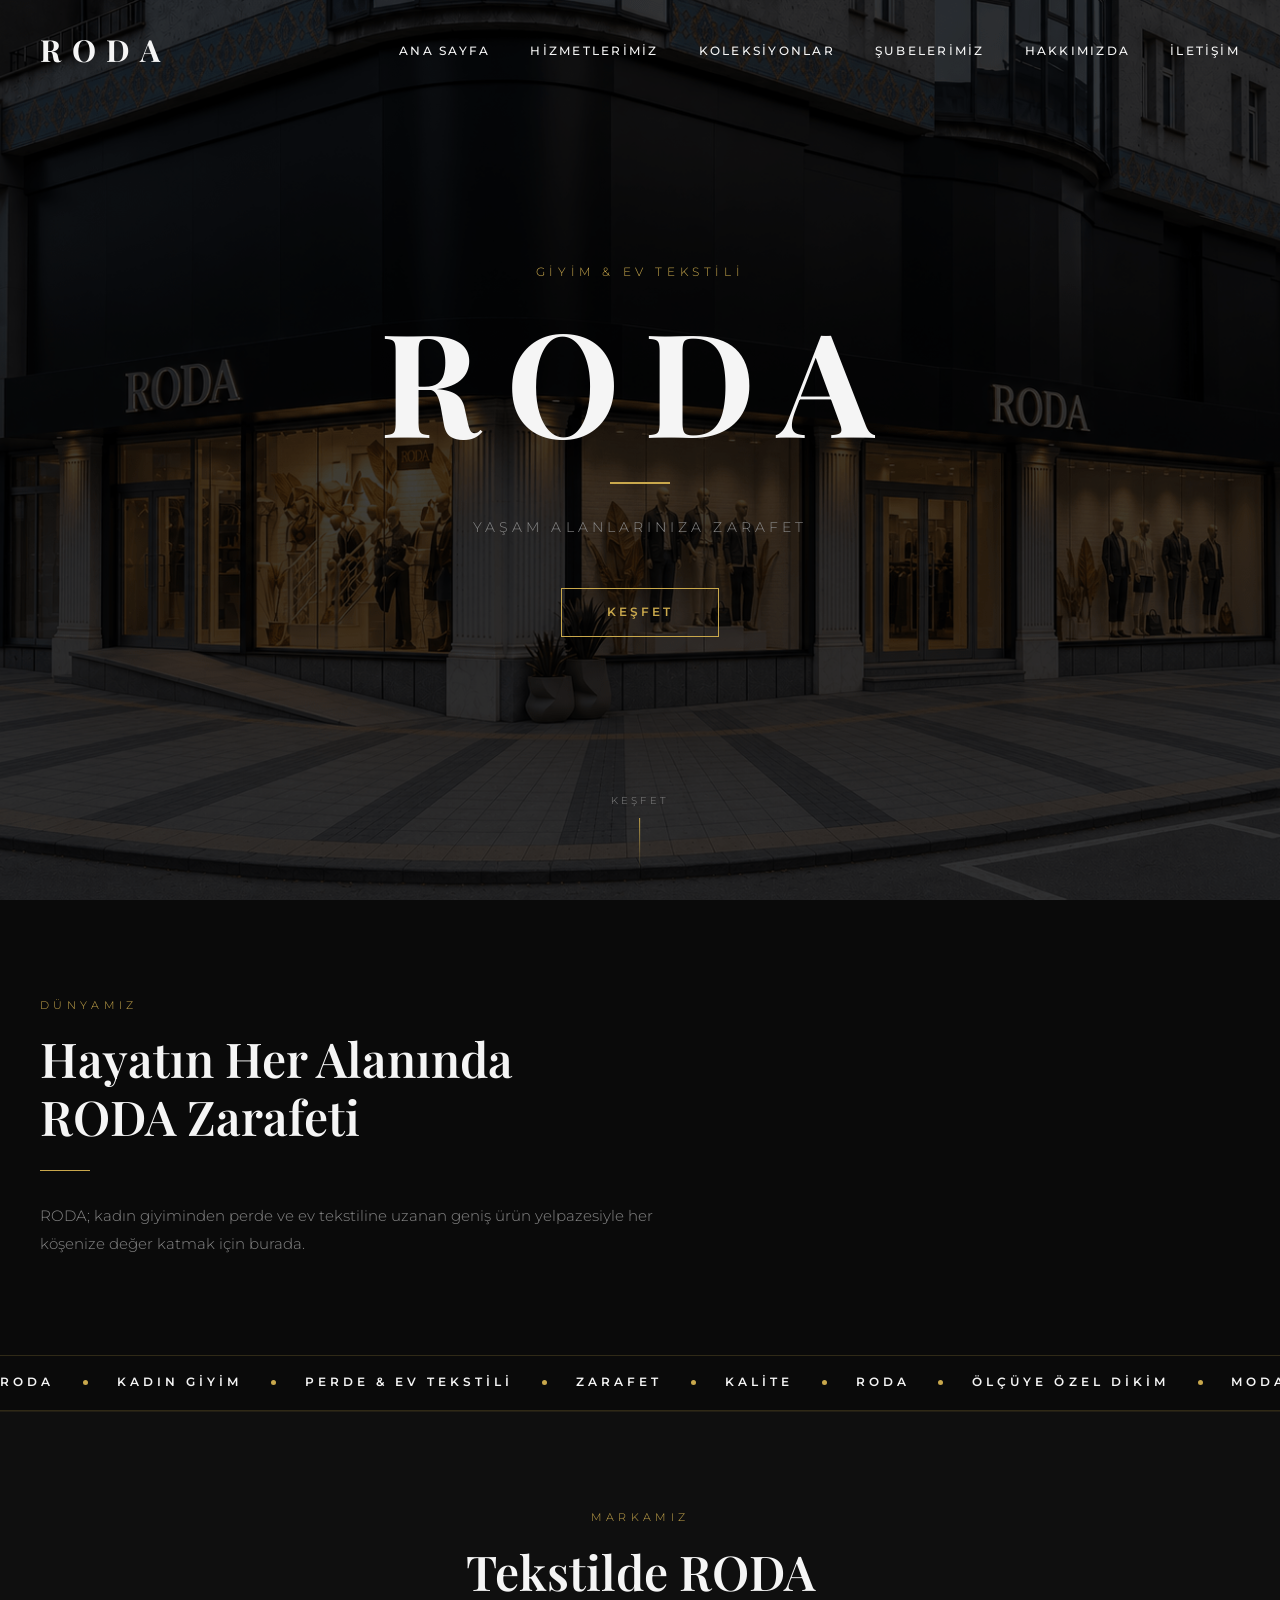
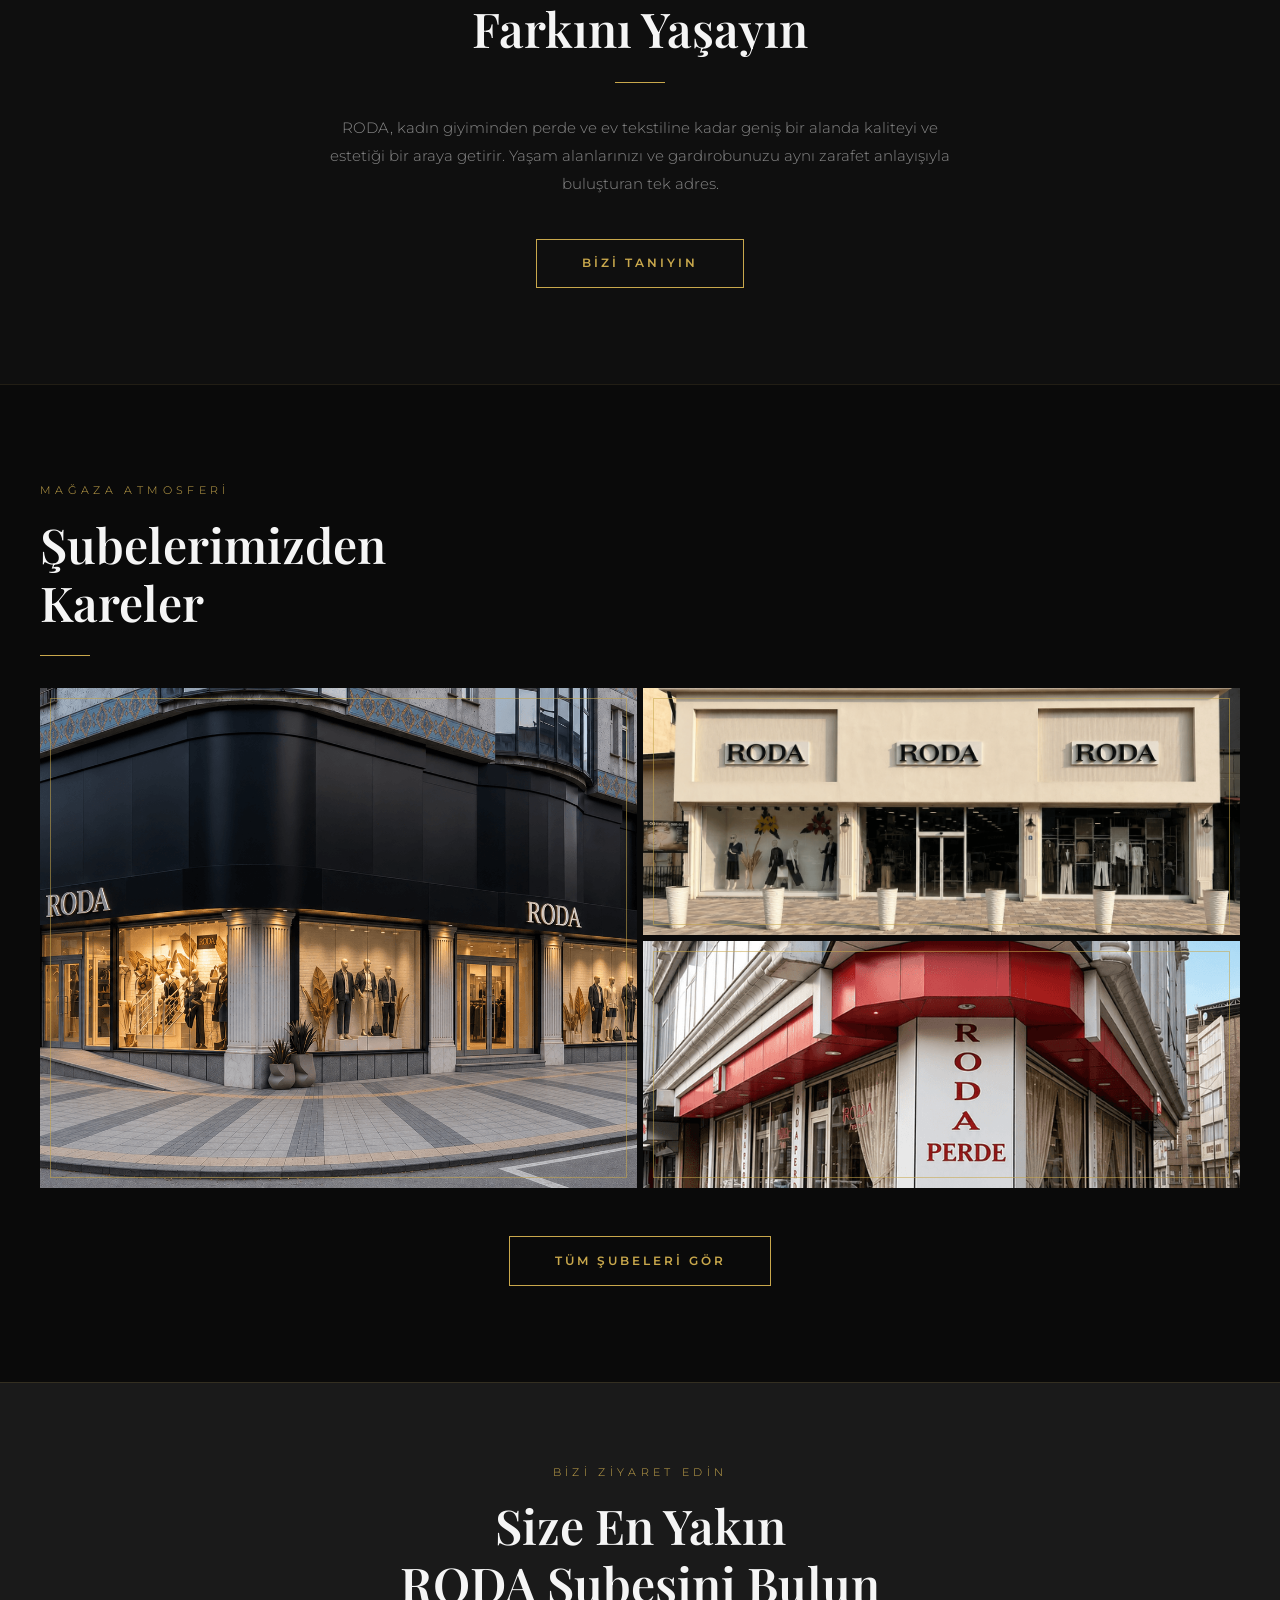
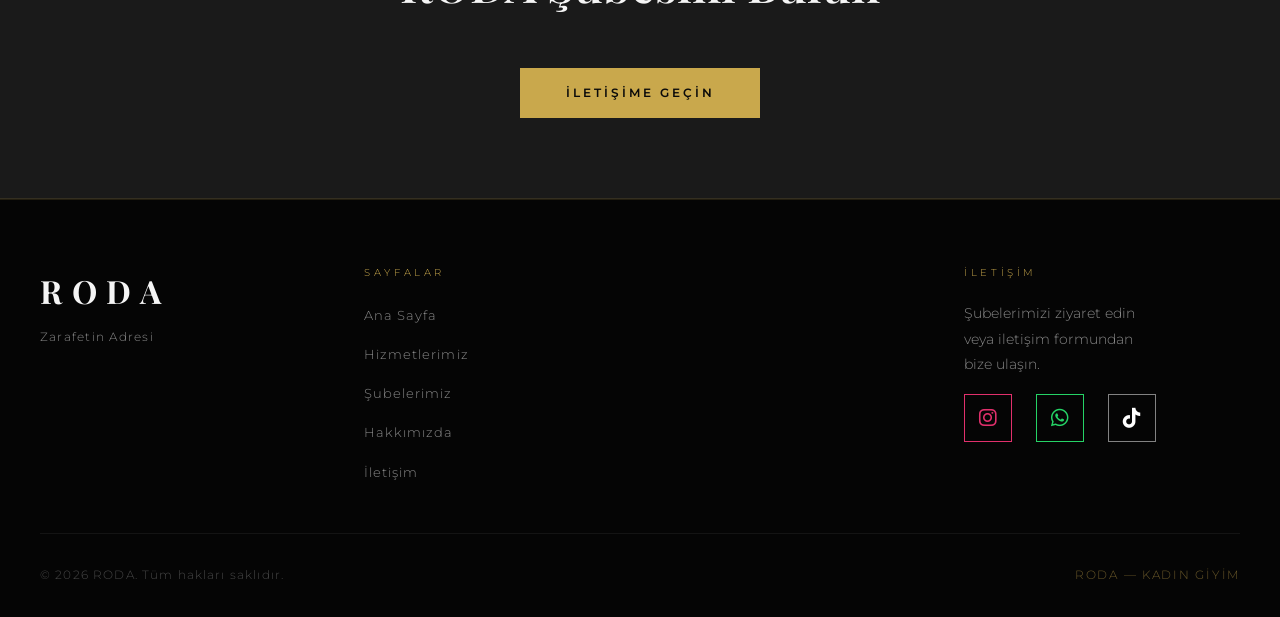
<file: roda-website/index.html>
<!DOCTYPE html>
<html lang="tr">
<head>
  <meta charset="UTF-8">
  <meta name="viewport" content="width=device-width, initial-scale=1.0">
  <title>RODA - Kadın Giyim & Ev Tekstili</title>
  <meta name="description" content="RODA; Yüksekova'nın seçkin kadın giyim ve ev tekstili markası. Kadın giyim, perde, İran halısı ve koltuk döşeme hizmetleriyle 3 şubede hizmetinizdeyiz.">
  <meta name="keywords" content="roda giyim, roda tekstil, roda perde, roda yüksekova, roda kadın giyim, roda hakkari, yüksekova kadın giyim, yüksekova perde, roda ev tekstili, roda halı, yüksekova giyim mağazası, hakkari kadın giyim">
  <meta name="robots" content="index, follow">
  <meta property="og:title" content="RODA — Kadın Giyim & Ev Tekstili | Yüksekova">
  <meta property="og:description" content="Yüksekova'nın seçkin kadın giyim ve ev tekstili markası RODA. 3 şube, 40+ yıllık deneyim.">
  <meta property="og:type" content="website">
  <link rel="stylesheet" href="css/style.css">
  <link rel="stylesheet" href="https://cdnjs.cloudflare.com/ajax/libs/font-awesome/6.5.0/css/all.min.css">
</head>
<body>

  <header class="site-header">
    <a href="/" class="logo">RODA</a>
    <button class="hamburger" aria-label="Menü">
      <span></span><span></span><span></span>
    </button>
    <nav>
      <ul>
        <li><a href="/">Ana Sayfa</a></li>
        <li><a href="/hizmetlerimiz">Hizmetlerimiz</a></li>
        <li><a href="/koleksiyonlar">Koleksiyonlar</a></li>
        <li><a href="/subeler">Şubelerimiz</a></li>
        <li><a href="/hakkimizda">Hakkımızda</a></li>
        <li><a href="/iletisim">İletişim</a></li>
      </ul>
    </nav>
  </header>

  <!-- HERO -->
  <section class="hero">
    <div class="hero-bg"></div>
    <div class="hero-content">
      <p class="hero-eyebrow fade-in">Giyim &amp; Ev Tekstili</p>
      <h1 class="hero-title fade-in delay-1">RODA</h1>
      <div class="hero-divider fade-in delay-2"></div>
      <p class="hero-sub fade-in delay-2">Yaşam Alanlarınıza Zarafet</p>
      <a href="/hizmetlerimiz" class="btn fade-in delay-3">Keşfet</a>
    </div>
    <div class="scroll-hint">
      <span>Keşfet</span>
      <div class="scroll-line"></div>
    </div>
  </section>

  <!-- ÖZEL BÖLÜM -->
  <section class="section">
    <div class="section-inner">
      <p class="section-label fade-in">Dünyamız</p>
      <h2 class="section-title fade-in">Hayatın Her Alanında<br>RODA Zarafeti</h2>
      <div class="section-divider fade-in"></div>
      <p class="section-text fade-in">
        RODA; kadın giyiminden perde ve ev tekstiline uzanan geniş ürün yelpazesiyle her köşenize değer katmak için burada.
      </p>
  </div>
  </section>

  <!-- MARQUEE -->
  <div class="marquee-strip">
    <div class="marquee-track">
      <!-- İlk set -->
      <div class="marquee-item">RODA<span class="marquee-dot"></span></div>
      <div class="marquee-item">Kadın Giyim<span class="marquee-dot"></span></div>
      <div class="marquee-item">Perde &amp; Ev Tekstili<span class="marquee-dot"></span></div>
      <div class="marquee-item">Zarafet<span class="marquee-dot"></span></div>
      <div class="marquee-item">Kalite<span class="marquee-dot"></span></div>
      <div class="marquee-item">RODA<span class="marquee-dot"></span></div>
      <div class="marquee-item">Ölçüye Özel Dikim<span class="marquee-dot"></span></div>
      <div class="marquee-item">Moda<span class="marquee-dot"></span></div>
      <div class="marquee-item">Yaşam Alanları<span class="marquee-dot"></span></div>
      <!-- Kopya set (kesintisiz döngü için) -->
      <div class="marquee-item">RODA<span class="marquee-dot"></span></div>
      <div class="marquee-item">Kadın Giyim<span class="marquee-dot"></span></div>
      <div class="marquee-item">Perde &amp; Ev Tekstili<span class="marquee-dot"></span></div>
      <div class="marquee-item">Zarafet<span class="marquee-dot"></span></div>
      <div class="marquee-item">Kalite<span class="marquee-dot"></span></div>
      <div class="marquee-item">RODA<span class="marquee-dot"></span></div>
      <div class="marquee-item">Ölçüye Özel Dikim<span class="marquee-dot"></span></div>
      <div class="marquee-item">Moda<span class="marquee-dot"></span></div>
      <div class="marquee-item">Yaşam Alanları<span class="marquee-dot"></span></div>
    </div>
  </div>

  <!-- HAKKIMIZDA MINI -->
  <section class="section" style="background: #0f0f0f; border-top:1px solid rgba(201,168,76,.1); border-bottom:1px solid rgba(201,168,76,.1);">
    <div class="section-inner text-center">
      <p class="section-label fade-in">Markamız</p>
      <h2 class="section-title fade-in" style="max-width:700px;margin:0 auto 1.5rem;">
        Tekstilde RODA<br>Farkını Yaşayın
      </h2>
      <div class="section-divider fade-in" style="margin:0 auto 2rem;"></div>
      <p class="section-text fade-in" style="margin:0 auto 2.5rem;">
        RODA, kadın giyiminden perde ve ev tekstiline kadar geniş bir alanda kaliteyi ve estetiği bir araya
        getirir. Yaşam alanlarınızı ve gardırobunuzu aynı zarafet anlayışıyla buluşturan tek adres.
      </p>
      <a href="/hakkimizda" class="btn fade-in">Bizi Tanıyın</a>
    </div>
  </section>

  <!-- GALERİ PREVIEW -->
  <section class="section">
    <div class="section-inner">
      <p class="section-label fade-in">Mağaza Atmosferi</p>
      <h2 class="section-title fade-in">Şubelerimizden<br>Kareler</h2>
      <div class="section-divider fade-in"></div>

      <div style="display:grid;grid-template-columns:1fr 1fr;grid-template-rows:auto auto;gap:6px;margin-top:2rem;">
        <!-- Sol: büyük görsel -->
        <div class="gallery-item fade-in" style="grid-row: span 2; aspect-ratio:unset; min-height:500px;">
          <img src="images/sube1-capraz.png" alt="1. Şube" style="width:100%;height:100%;object-fit:cover;object-position:center 65%;">
          <div class="gallery-overlay"><div class="gallery-overlay-icon">+</div></div>
        </div>
        <!-- Sağ üst -->
        <div class="gallery-item fade-in delay-1" style="aspect-ratio:unset;height:247px;">
          <img src="images/sube2-on.png" alt="2. Şube" style="width:100%;height:100%;object-fit:cover;object-position:center 50%;">
          <div class="gallery-overlay"><div class="gallery-overlay-icon">+</div></div>
        </div>
        <!-- Sağ alt -->
        <div class="gallery-item fade-in delay-2" style="aspect-ratio:unset;height:247px;">
          <img src="images/perde-capraz.png" alt="RODA Perde" style="width:100%;height:100%;object-fit:cover;object-position:center 42%;">
          <div class="gallery-overlay"><div class="gallery-overlay-icon">+</div></div>
        </div>
      </div>

      <div class="text-center mt-3 fade-in">
        <a href="/subeler" class="btn">Tüm Şubeleri Gör</a>
      </div>
    </div>
  </section>

  <!-- CTA -->
  <div class="cta-strip">
    <div class="section-inner text-center">
      <p class="section-label fade-in">Bizi Ziyaret Edin</p>
      <h2 class="section-title fade-in">Size En Yakın<br>RODA Şubesini Bulun</h2>
      <a href="/iletisim" class="btn btn-solid mt-2 fade-in">İletişime Geçin</a>
    </div>
  </div>

  <!-- FOOTER -->
  <footer class="site-footer">
    <div class="footer-inner">
      <div>
        <div class="footer-logo">RODA</div>
        <p class="footer-tagline">Zarafetin Adresi</p>
      </div>
      <div>
        <p class="footer-nav-title">Sayfalar</p>
        <ul class="footer-nav-links">
          <li><a href="/">Ana Sayfa</a></li>
          <li><a href="/hizmetlerimiz">Hizmetlerimiz</a></li>
          <li><a href="/subeler">Şubelerimiz</a></li>
          <li><a href="/hakkimizda">Hakkımızda</a></li>
          <li><a href="/iletisim">İletişim</a></li>
        </ul>
      </div>
      <div>
        <p class="footer-nav-title">İletişim</p>
        <p style="font-size:.85rem;color:#888;line-height:1.9;">
          Şubelerimizi ziyaret edin<br>
          veya iletişim formundan<br>
          bize ulaşın.
        </p>
        <div class="social-links" style="margin-top:1rem;">
          <a href="https://www.instagram.com/rodaperde" target="_blank" title="Instagram"><i class="fa-brands fa-instagram"></i></a>
          <a href="https://wa.me/905428165539" target="_blank" title="WhatsApp"><i class="fa-brands fa-whatsapp"></i></a>
          <a href="https://www.tiktok.com/@roda.perde" target="_blank" title="TikTok"><i class="fa-brands fa-tiktok"></i></a>
        </div>
      </div>
    </div>
    <div class="footer-bottom">
      <span>© 2026 RODA. Tüm hakları saklıdır.</span>
      <span style="color:rgba(201,168,76,.5);letter-spacing:.15em;">RODA — KADIN GİYİM</span>
    </div>
  </footer>
  <script src="js/main.js"></script>
</body>
</html>
</file>
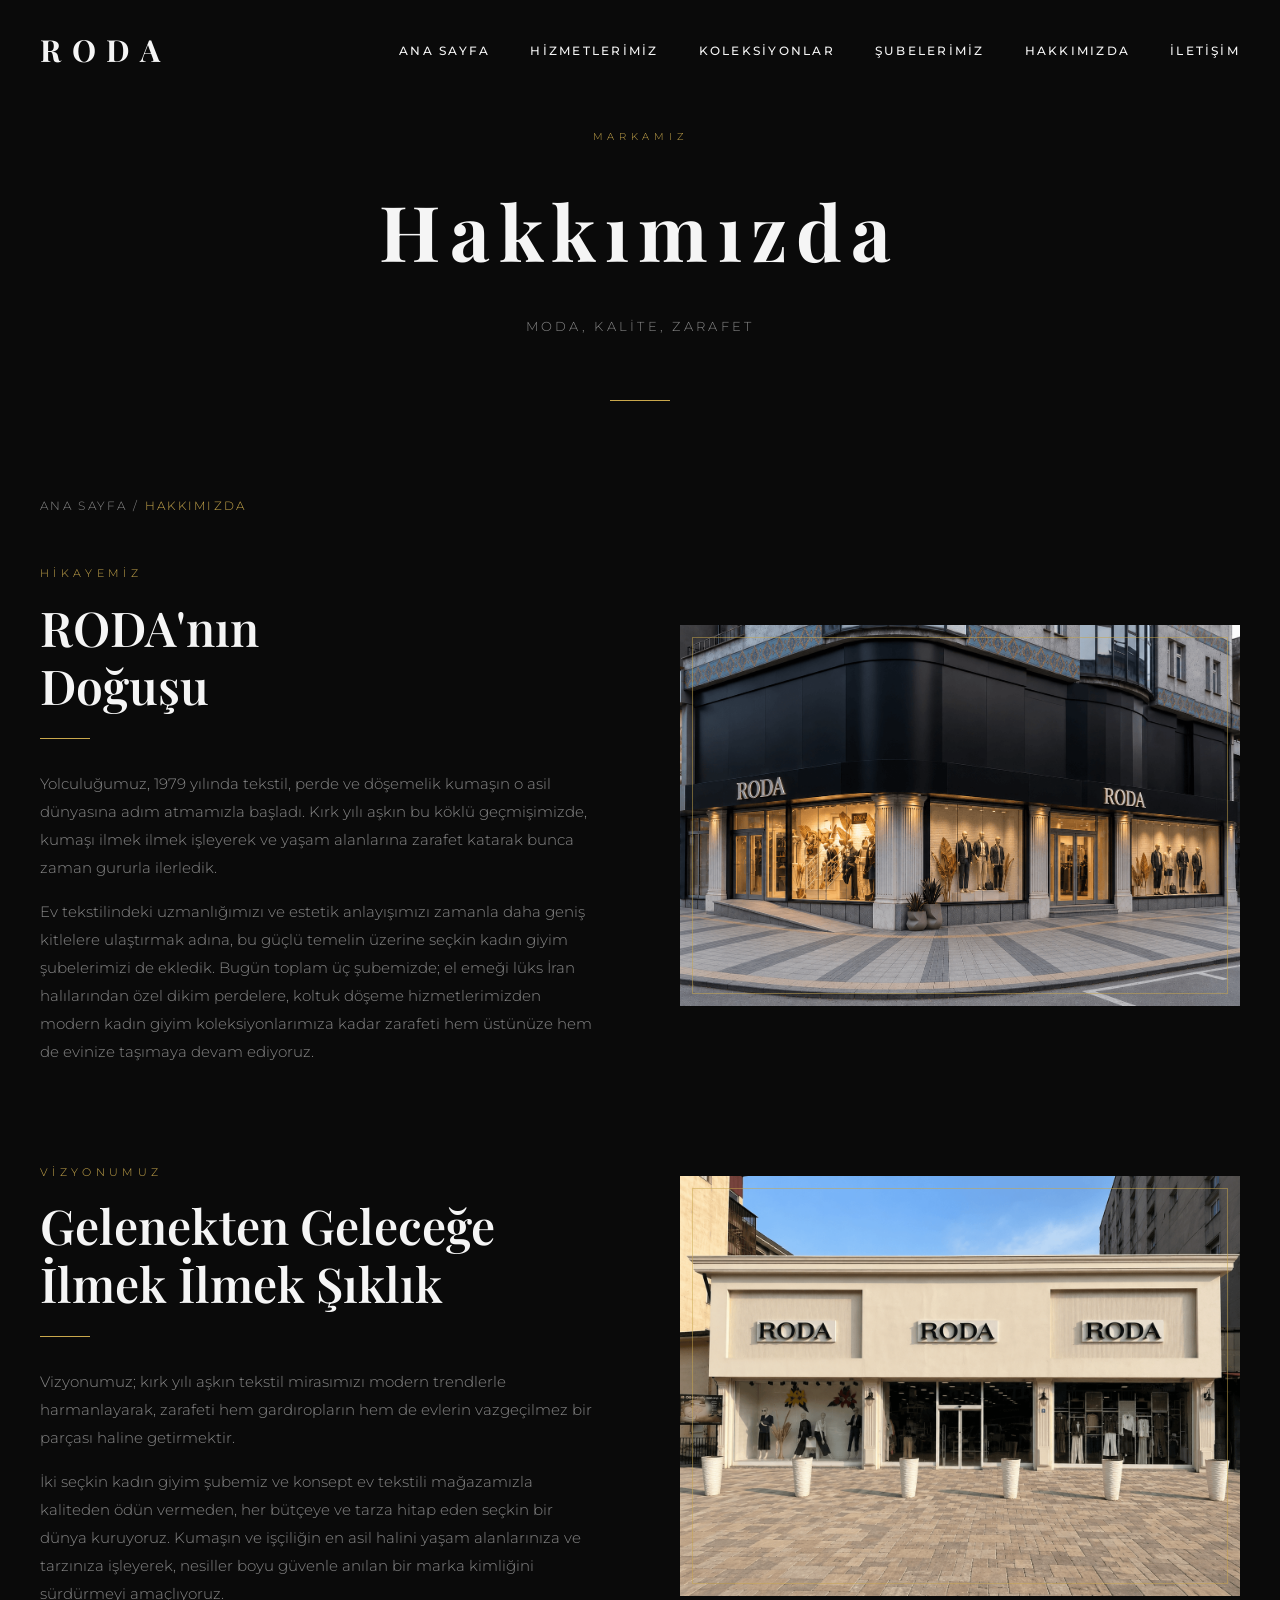
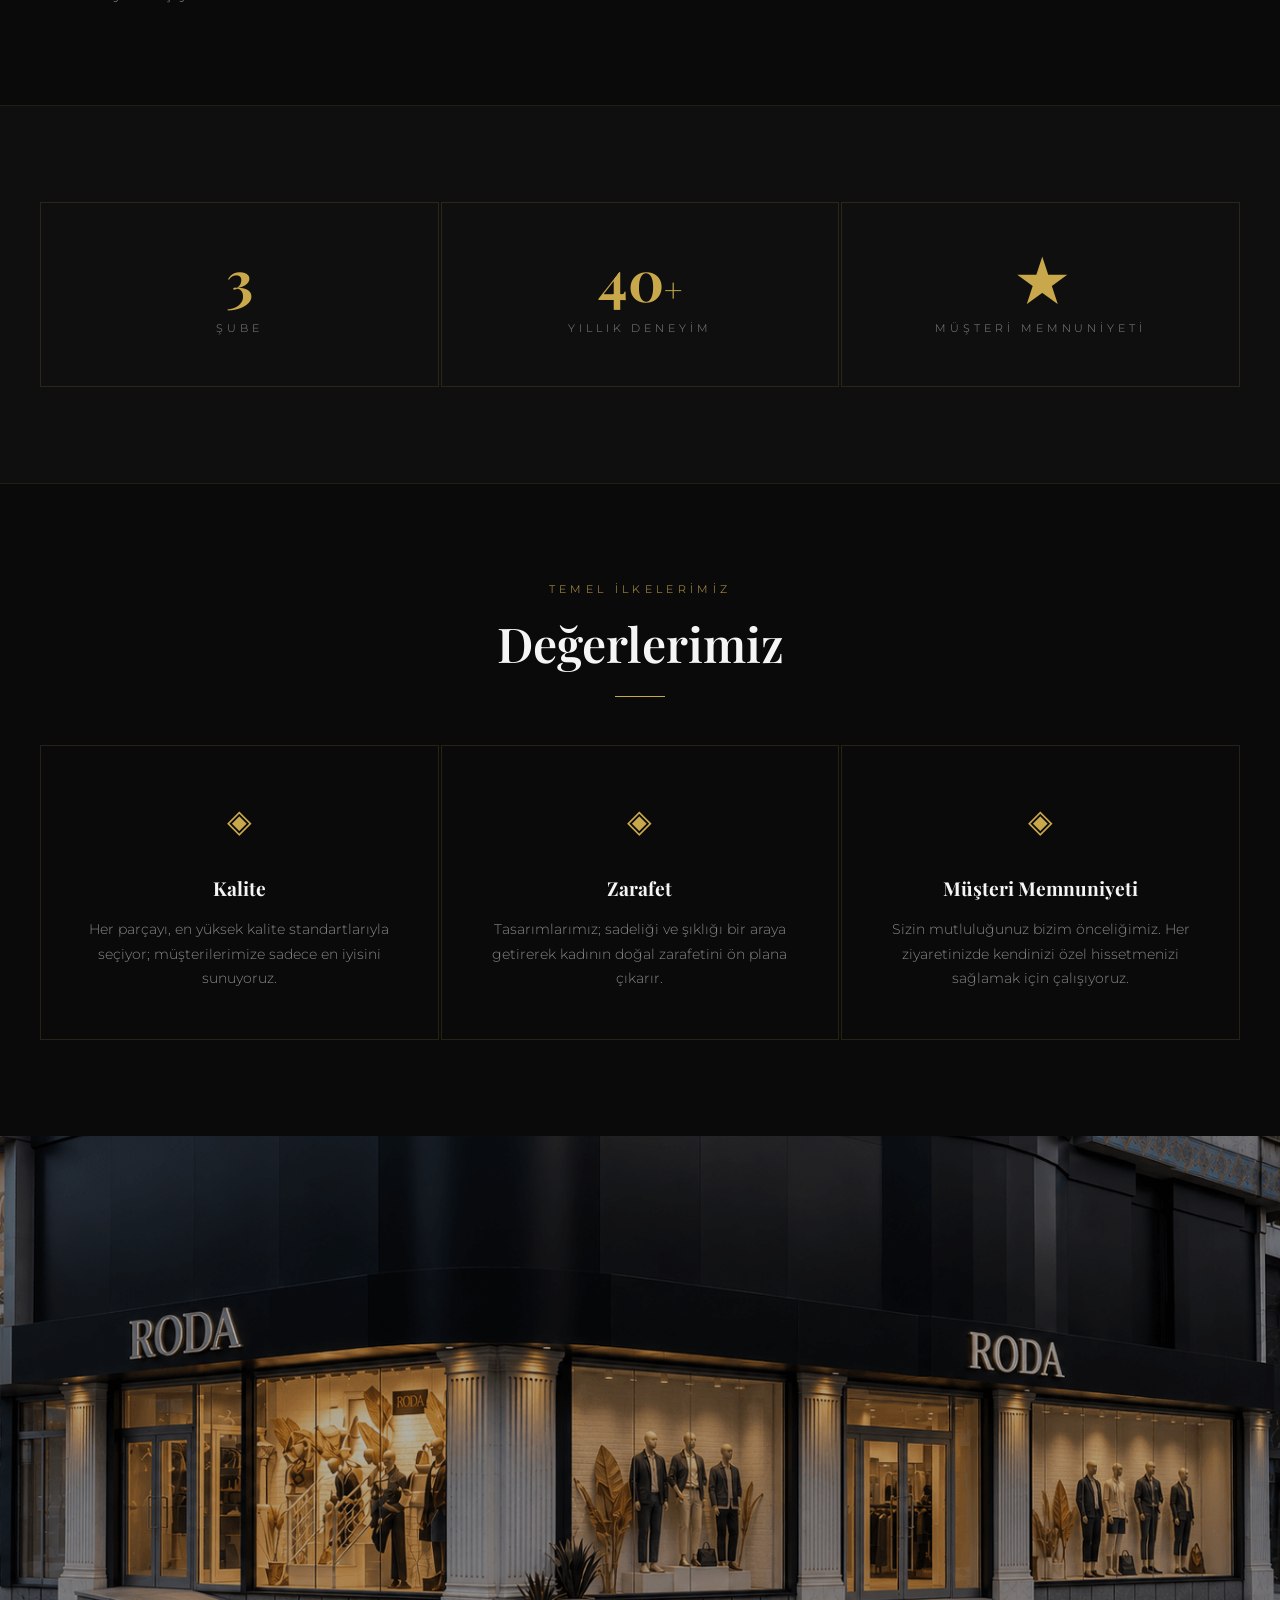
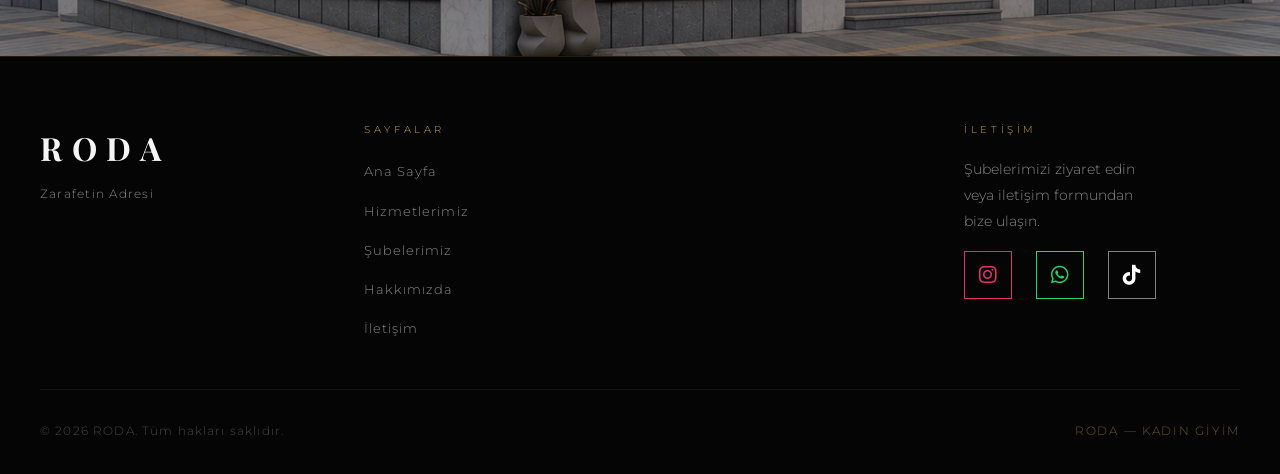
<file: roda-website/hakkimizda.html>
<!DOCTYPE html>
<html lang="tr">
<head>
  <meta charset="UTF-8">
  <meta name="viewport" content="width=device-width, initial-scale=1.0">
  <title>Hakkımızda - RODA</title>
  <meta name="description" content="1979'dan bu yana tekstil sektöründe hizmet veren RODA, Yüksekova'da kadın giyim ve ev tekstilinde 40+ yıllık deneyimiyle güvenilir bir marka.">
  <meta name="keywords" content="roda hakkında, roda tekstil tarihçe, roda yüksekova marka, roda giyim hikayesi, yüksekova tekstil, hakkari giyim markası, roda kuruluş, roda kadın giyim marka">
  <meta name="robots" content="index, follow">
  <meta property="og:title" content="Hakkımızda — RODA | 40 Yıllık Tekstil Deneyimi">
  <meta property="og:description" content="1979'dan bu yana Yüksekova'da tekstil ve kadın giyimde güvenilir adres: RODA.">
  <meta property="og:type" content="website">
  <link rel="stylesheet" href="css/style.css">
  <link rel="stylesheet" href="https://cdnjs.cloudflare.com/ajax/libs/font-awesome/6.5.0/css/all.min.css">
</head>
<body>

  <header class="site-header scrolled">
    <a href="/" class="logo">RODA</a>
    <button class="hamburger" aria-label="Menü">
      <span></span><span></span><span></span>
    </button>
    <nav>
      <ul>
        <li><a href="/">Ana Sayfa</a></li>
        <li><a href="/hizmetlerimiz">Hizmetlerimiz</a></li>
        <li><a href="/koleksiyonlar">Koleksiyonlar</a></li>
        <li><a href="/subeler">Şubelerimiz</a></li>
        <li><a href="/hakkimizda">Hakkımızda</a></li>
        <li><a href="/iletisim">İletişim</a></li>
      </ul>
    </nav>
  </header>

  <!-- PAGE HERO -->
  <div class="page-hero">
    <p class="page-hero-eyebrow fade-in">Markamız</p>
    <h1 class="page-hero-title fade-in delay-1">Hakkımızda</h1>
    <p class="page-hero-sub fade-in delay-2">Moda, Kalite, Zarafet</p>
  </div>

  <!-- MARKA HİKAYESİ -->
  <section class="section">
    <div class="section-inner">
      <p class="breadcrumb fade-in"><a href="/">Ana Sayfa</a> / <span>Hakkımızda</span></p>

      <div style="display:grid;grid-template-columns:1fr 1fr;gap:5rem;align-items:center;margin-bottom:6rem;">
        <div class="fade-in">
          <p class="section-label">Hikayemiz</p>
          <h2 class="section-title">RODA'nın<br>Doğuşu</h2>
          <div class="section-divider"></div>
          <p class="section-text" style="max-width:100%;">
            Yolculuğumuz, 1979 yılında tekstil, perde ve döşemelik kumaşın o asil dünyasına adım atmamızla başladı.
            Kırk yılı aşkın bu köklü geçmişimizde, kumaşı ilmek ilmek işleyerek ve yaşam alanlarına zarafet katarak
            bunca zaman gururla ilerledik.
          </p>
          <p class="section-text mt-1" style="max-width:100%;">
            Ev tekstilindeki uzmanlığımızı ve estetik anlayışımızı zamanla daha geniş kitlelere ulaştırmak adına,
            bu güçlü temelin üzerine seçkin kadın giyim şubelerimizi de ekledik. Bugün toplam üç şubemizde;
            el emeği lüks İran halılarından özel dikim perdelere, koltuk döşeme hizmetlerimizden modern kadın
            giyim koleksiyonlarımıza kadar zarafeti hem üstünüze hem de evinize taşımaya devam ediyoruz.
          </p>
        </div>
        <div class="fade-in delay-1">
          <div class="img-frame"><img src="images/sube1-capraz.png" alt="RODA Mağaza" style="width:100%;object-fit:cover;display:block;"></div>
        </div>
      </div>

      <div style="display:grid;grid-template-columns:1fr 1fr;gap:5rem;align-items:center;">
        <div class="fade-in mobile-order-2">
          <p class="section-label">Vizyonumuz</p>
          <h2 class="section-title">Gelenekten Geleceğe<br>İlmek İlmek Şıklık</h2>
          <div class="section-divider"></div>
          <p class="section-text" style="max-width:100%;">
            Vizyonumuz; kırk yılı aşkın tekstil mirasımızı modern trendlerle harmanlayarak, zarafeti hem
            gardıropların hem de evlerin vazgeçilmez bir parçası haline getirmektir.
          </p>
          <p class="section-text mt-1" style="max-width:100%;">
            İki seçkin kadın giyim şubemiz ve konsept ev tekstili mağazamızla kaliteden ödün vermeden,
            her bütçeye ve tarza hitap eden seçkin bir dünya kuruyoruz. Kumaşın ve işçiliğin en asil halini
            yaşam alanlarınıza ve tarzınıza işleyerek, nesiller boyu güvenle anılan bir marka kimliğini
            sürdürmeyi amaçlıyoruz.
          </p>
        </div>
        <div class="fade-in mobile-order-1">
          <div class="img-frame"><img src="images/sube2-on.png" alt="RODA 2. Şube" style="width:100%;object-fit:cover;display:block;"></div>
        </div>
      </div>
    </div>
  </section>

  <!-- SAYILAR -->
  <section class="section" style="background:#0f0f0f;border-top:1px solid rgba(201,168,76,.1);border-bottom:1px solid rgba(201,168,76,.1);">
    <div class="section-inner">
      <div style="display:grid;grid-template-columns:repeat(3,1fr);gap:2px;text-align:center;">
        <div class="fade-in" style="padding:3rem 2rem;border:1px solid rgba(201,168,76,.15);">
          <p style="font-family:'Playfair Display',serif;font-size:3.5rem;font-weight:700;color:var(--gold);line-height:1;">3</p>
          <p style="font-size:0.7rem;letter-spacing:0.35em;text-transform:uppercase;color:#888;margin-top:0.75rem;">Şube</p>
        </div>
        <div class="fade-in delay-1" style="padding:3rem 2rem;border:1px solid rgba(201,168,76,.15);">
          <p style="font-family:'Playfair Display',serif;font-size:3.5rem;font-weight:700;color:var(--gold);line-height:1;">40<span style="font-size:2rem;">+</span></p>
          <p style="font-size:0.7rem;letter-spacing:0.35em;text-transform:uppercase;color:#888;margin-top:0.75rem;">Yıllık Deneyim</p>
        </div>
        <div class="fade-in delay-2" style="padding:3rem 2rem;border:1px solid rgba(201,168,76,.15);">
          <p style="font-family:'Playfair Display',serif;font-size:3.5rem;font-weight:700;color:var(--gold);line-height:1;">★</p>
          <p style="font-size:0.7rem;letter-spacing:0.35em;text-transform:uppercase;color:#888;margin-top:0.75rem;">Müşteri Memnuniyeti</p>
        </div>
      </div>
    </div>
  </section>

  <!-- DEĞERLERİMİZ -->
  <section class="section">
    <div class="section-inner">
      <p class="section-label text-center fade-in">Temel İlkelerimiz</p>
      <h2 class="section-title text-center fade-in">Değerlerimiz</h2>
      <div class="section-divider fade-in" style="margin:0 auto 3rem;"></div>

      <div class="values-grid">
        <div class="value-card fade-in">
          <div class="value-icon">◈</div>
          <h3 class="value-title">Kalite</h3>
          <p class="value-text">
            Her parçayı, en yüksek kalite standartlarıyla seçiyor; müşterilerimize sadece en iyisini sunuyoruz.
          </p>
        </div>
        <div class="value-card fade-in delay-1">
          <div class="value-icon">◈</div>
          <h3 class="value-title">Zarafet</h3>
          <p class="value-text">
            Tasarımlarımız; sadeliği ve şıklığı bir araya getirerek kadının doğal zarafetini ön plana çıkarır.
          </p>
        </div>
        <div class="value-card fade-in delay-2">
          <div class="value-icon">◈</div>
          <h3 class="value-title">Müşteri Memnuniyeti</h3>
          <p class="value-text">
            Sizin mutluluğunuz bizim önceliğimiz. Her ziyaretinizde kendinizi özel hissetmenizi sağlamak için çalışıyoruz.
          </p>
        </div>
      </div>
    </div>
  </section>

  <!-- TAM GENİŞLİK GÖRSEL -->
  <img src="images/sube1-capraz.png" alt="RODA Mağaza" class="fullwidth-img fade-in">


  <!-- FOOTER -->
  <footer class="site-footer">
    <div class="footer-inner">
      <div>
        <div class="footer-logo">RODA</div>
        <p class="footer-tagline">Zarafetin Adresi</p>
      </div>
      <div>
        <p class="footer-nav-title">Sayfalar</p>
        <ul class="footer-nav-links">
          <li><a href="/">Ana Sayfa</a></li>
          <li><a href="/hizmetlerimiz">Hizmetlerimiz</a></li>
          <li><a href="/subeler">Şubelerimiz</a></li>
          <li><a href="/hakkimizda">Hakkımızda</a></li>
          <li><a href="/iletisim">İletişim</a></li>
        </ul>
      </div>
      <div>
        <p class="footer-nav-title">İletişim</p>
        <p style="font-size:.85rem;color:#888;line-height:1.9;">
          Şubelerimizi ziyaret edin<br>veya iletişim formundan<br>bize ulaşın.
        </p>
        <div class="social-links" style="margin-top:1rem;">
          <a href="https://www.instagram.com/rodaperde" target="_blank" title="Instagram"><i class="fa-brands fa-instagram"></i></a>
          <a href="https://wa.me/905428165539" target="_blank" title="WhatsApp"><i class="fa-brands fa-whatsapp"></i></a>
          <a href="https://www.tiktok.com/@roda.perde" target="_blank" title="TikTok"><i class="fa-brands fa-tiktok"></i></a>
        </div>
      </div>
    </div>
    <div class="footer-bottom">
      <span>© 2026 RODA. Tüm hakları saklıdır.</span>
      <span style="color:rgba(201,168,76,.5);letter-spacing:.15em;">RODA — KADIN GİYİM</span>
    </div>
  </footer>
  <script src="js/main.js"></script>
</body>
</html>
</file>
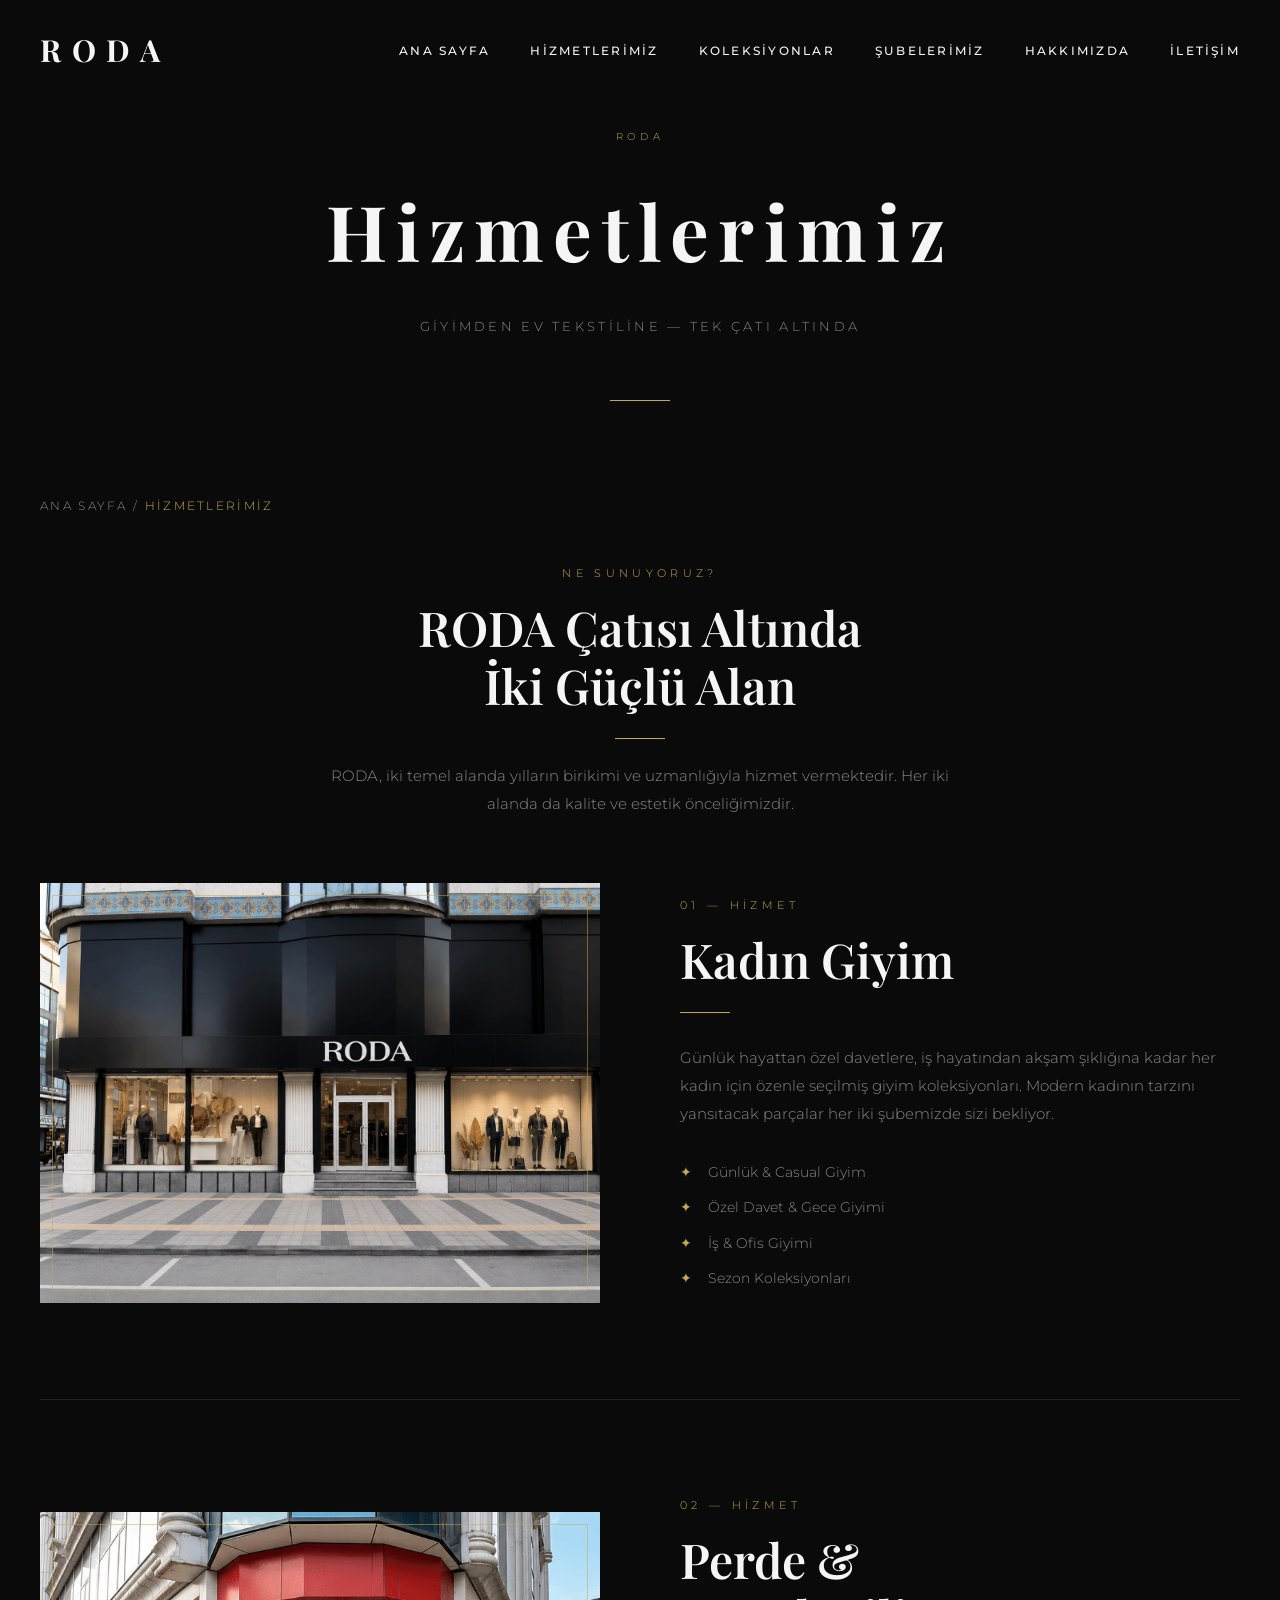
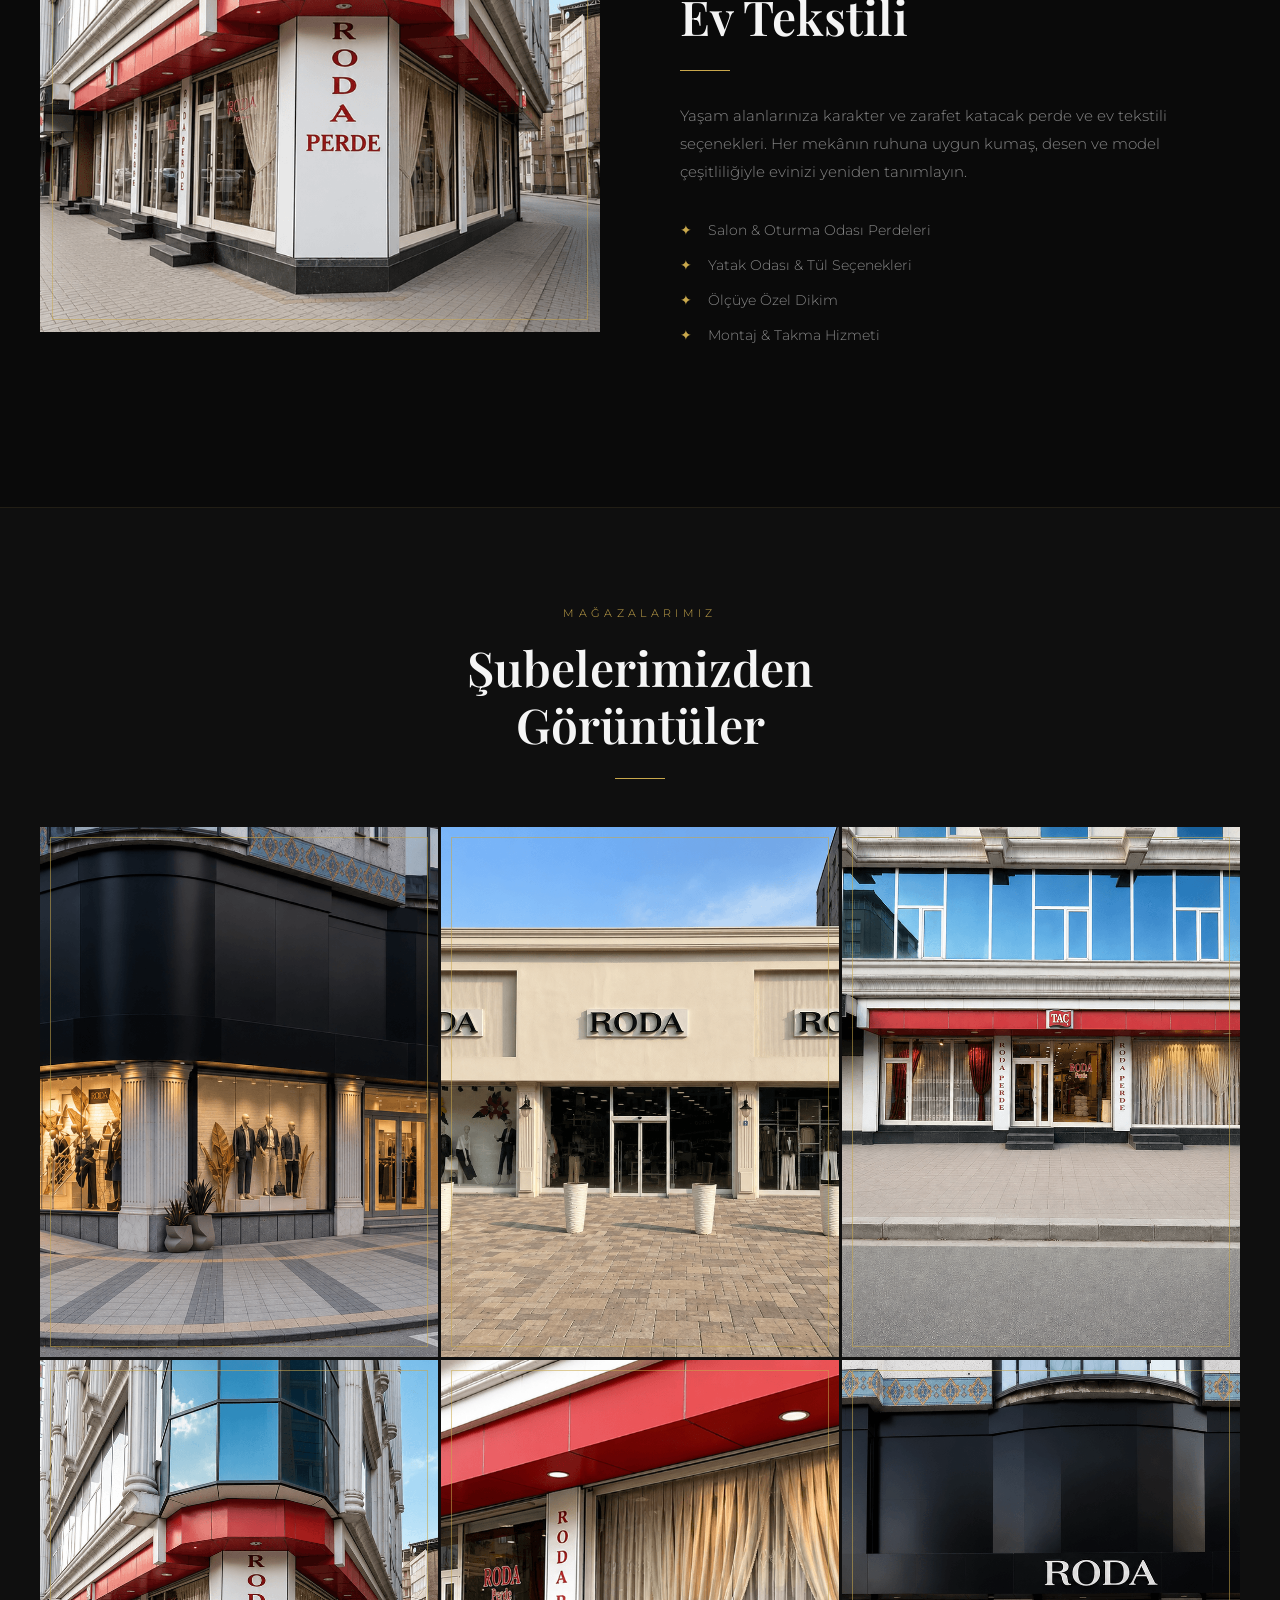
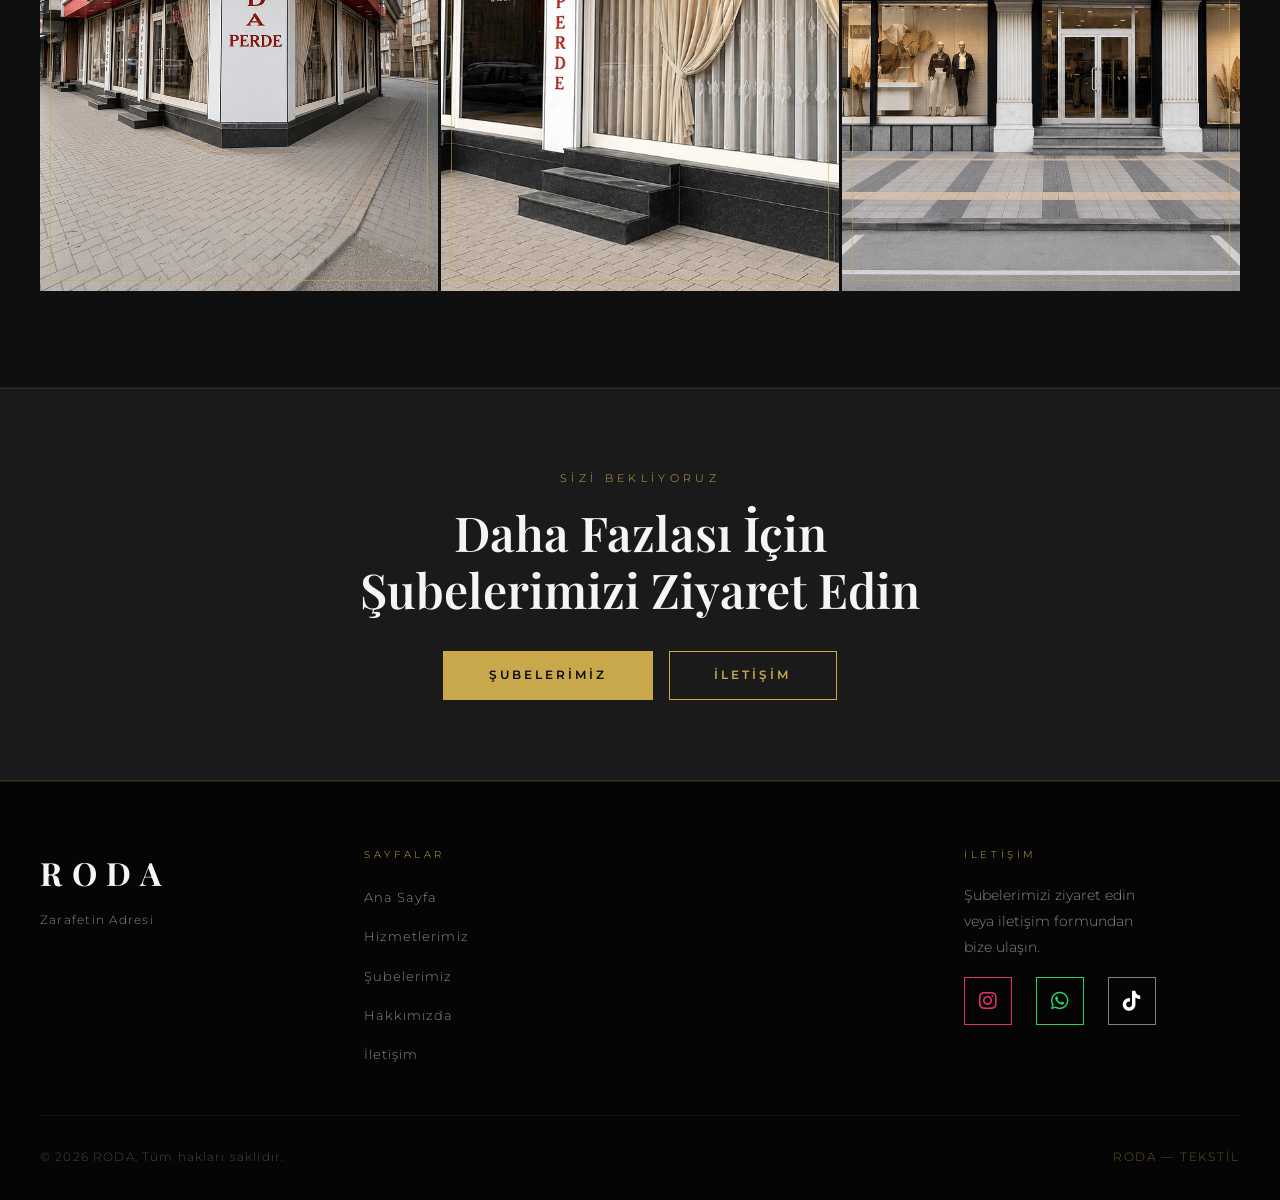
<file: roda-website/hizmetlerimiz.html>
<!DOCTYPE html>
<html lang="tr">
<head>
  <meta charset="UTF-8">
  <meta name="viewport" content="width=device-width, initial-scale=1.0">
  <title>Hizmetlerimiz - RODA</title>
  <meta name="description" content="RODA'nın sunduğu hizmetler: kadın giyim koleksiyonları, özel dikim perde sistemleri, premium İran halıları ve koltuk döşeme. Yüksekova, Hakkari.">
  <meta name="keywords" content="roda giyim, roda tekstil, roda perde, roda yüksekova, yüksekova perde dikim, yüksekova kadın giyim, roda iran halısı, koltuk döşeme yüksekova, roda hizmetleri, hakkari perde">
  <meta name="robots" content="index, follow">
  <meta property="og:title" content="Hizmetlerimiz — RODA Kadın Giyim & Perde | Yüksekova">
  <meta property="og:description" content="Kadın giyim, perde, halı ve koltuk döşeme — RODA çatısı altında tüm tekstil hizmetleri.">
  <meta property="og:type" content="website">
  <link rel="stylesheet" href="css/style.css">
  <link rel="stylesheet" href="https://cdnjs.cloudflare.com/ajax/libs/font-awesome/6.5.0/css/all.min.css">
</head>
<body>

  <header class="site-header scrolled">
    <a href="/" class="logo">RODA</a>
    <button class="hamburger" aria-label="Menü">
      <span></span><span></span><span></span>
    </button>
    <nav>
      <ul>
        <li><a href="/">Ana Sayfa</a></li>
        <li><a href="/hizmetlerimiz">Hizmetlerimiz</a></li>
        <li><a href="/koleksiyonlar">Koleksiyonlar</a></li>
        <li><a href="/subeler">Şubelerimiz</a></li>
        <li><a href="/hakkimizda">Hakkımızda</a></li>
        <li><a href="/iletisim">İletişim</a></li>
      </ul>
    </nav>
  </header>

  <!-- PAGE HERO -->
  <div class="page-hero">
    <p class="page-hero-eyebrow fade-in">RODA</p>
    <h1 class="page-hero-title fade-in delay-1">Hizmetlerimiz</h1>
    <p class="page-hero-sub fade-in delay-2">Giyimden Ev Tekstiline — Tek Çatı Altında</p>
  </div>

  <section class="section">
    <div class="section-inner">
      <p class="breadcrumb fade-in"><a href="/">Ana Sayfa</a> / <span>Hizmetlerimiz</span></p>

      <p class="section-label text-center fade-in">Ne Sunuyoruz?</p>
      <h2 class="section-title text-center fade-in">RODA Çatısı Altında<br>İki Güçlü Alan</h2>
      <div class="section-divider fade-in" style="margin: 0 auto 1.5rem;"></div>
      <p class="section-text text-center fade-in" style="margin: 0 auto 4rem;">
        RODA, iki temel alanda yılların birikimi ve uzmanlığıyla hizmet vermektedir.
        Her iki alanda da kalite ve estetik önceliğimizdir.
      </p>

      <!-- HİZMET 1 — KADIN GİYİM -->
      <div style="display:grid;grid-template-columns:1fr 1fr;gap:5rem;align-items:center;margin-bottom:6rem;" class="fade-in">
        <div class="img-frame">
          <img src="images/sube1-yan.png" alt="Kadın Giyim" style="width:100%;aspect-ratio:4/3;object-fit:cover;display:block;">
        </div>
        <div>
          <p class="section-label">01 — Hizmet</p>
          <h2 class="section-title">Kadın Giyim</h2>
          <div class="section-divider"></div>
          <p class="section-text" style="max-width:100%;">
            Günlük hayattan özel davetlere, iş hayatından akşam şıklığına kadar her kadın için
            özenle seçilmiş giyim koleksiyonları. Modern kadının tarzını yansıtacak parçalar
            her iki şubemizde sizi bekliyor.
          </p>
          <div style="display:flex;flex-direction:column;gap:0.75rem;margin-top:2rem;">
            <div style="display:flex;align-items:center;gap:1rem;font-size:0.85rem;color:var(--gray-mid);">
              <span style="color:var(--gold);">✦</span> Günlük &amp; Casual Giyim
            </div>
            <div style="display:flex;align-items:center;gap:1rem;font-size:0.85rem;color:var(--gray-mid);">
              <span style="color:var(--gold);">✦</span> Özel Davet &amp; Gece Giyimi
            </div>
            <div style="display:flex;align-items:center;gap:1rem;font-size:0.85rem;color:var(--gray-mid);">
              <span style="color:var(--gold);">✦</span> İş &amp; Ofis Giyimi
            </div>
            <div style="display:flex;align-items:center;gap:1rem;font-size:0.85rem;color:var(--gray-mid);">
              <span style="color:var(--gold);">✦</span> Sezon Koleksiyonları
            </div>
          </div>
        </div>
      </div>

      <div style="width:100%;height:1px;background:rgba(201,168,76,.15);margin-bottom:6rem;"></div>

      <!-- HİZMET 2 — PERDE & EV TEKSTİLİ -->
      <div style="display:grid;grid-template-columns:1fr 1fr;gap:5rem;align-items:center;margin-bottom:4rem;" class="fade-in">
        <div class="img-frame mobile-order-2">
          <img src="images/perde-capraz.png" alt="RODA Perde" style="width:100%;aspect-ratio:4/3;object-fit:cover;display:block;">
        </div>
        <div class="mobile-order-1">
          <p class="section-label">02 — Hizmet</p>
          <h2 class="section-title">Perde &amp;<br>Ev Tekstili</h2>
          <div class="section-divider"></div>
          <p class="section-text" style="max-width:100%;">
            Yaşam alanlarınıza karakter ve zarafet katacak perde ve ev tekstili seçenekleri.
            Her mekânın ruhuna uygun kumaş, desen ve model çeşitliliğiyle evinizi
            yeniden tanımlayın.
          </p>
          <div style="display:flex;flex-direction:column;gap:0.75rem;margin-top:2rem;">
            <div style="display:flex;align-items:center;gap:1rem;font-size:0.85rem;color:var(--gray-mid);">
              <span style="color:var(--gold);">✦</span> Salon &amp; Oturma Odası Perdeleri
            </div>
            <div style="display:flex;align-items:center;gap:1rem;font-size:0.85rem;color:var(--gray-mid);">
              <span style="color:var(--gold);">✦</span> Yatak Odası &amp; Tül Seçenekleri
            </div>
            <div style="display:flex;align-items:center;gap:1rem;font-size:0.85rem;color:var(--gray-mid);">
              <span style="color:var(--gold);">✦</span> Ölçüye Özel Dikim
            </div>
            <div style="display:flex;align-items:center;gap:1rem;font-size:0.85rem;color:var(--gray-mid);">
              <span style="color:var(--gold);">✦</span> Montaj &amp; Takma Hizmeti
            </div>
          </div>
        </div>
      </div>

    </div>
  </section>

  <!-- GALERİ -->
  <section class="section" style="background:#0f0f0f;border-top:1px solid rgba(201,168,76,.1);border-bottom:1px solid rgba(201,168,76,.1);">
    <div class="section-inner">
      <p class="section-label text-center fade-in">Mağazalarımız</p>
      <h2 class="section-title text-center fade-in">Şubelerimizden<br>Görüntüler</h2>
      <div class="section-divider fade-in" style="margin:0 auto 3rem;"></div>

      <div class="gallery-grid">
        <div class="gallery-item fade-in">
          <img src="images/sube1-capraz.png" alt="1. Şube">
          <div class="gallery-overlay"><div class="gallery-overlay-icon">+</div></div>
        </div>
        <div class="gallery-item fade-in delay-1">
          <img src="images/sube2-on.png" alt="2. Şube">
          <div class="gallery-overlay"><div class="gallery-overlay-icon">+</div></div>
        </div>
        <div class="gallery-item fade-in delay-2">
          <img src="images/perde-on.png" alt="RODA Perde">
          <div class="gallery-overlay"><div class="gallery-overlay-icon">+</div></div>
        </div>
        <div class="gallery-item fade-in">
          <img src="images/perde-capraz.png" alt="RODA Perde Çapraz">
          <div class="gallery-overlay"><div class="gallery-overlay-icon">+</div></div>
        </div>
        <div class="gallery-item fade-in delay-1">
          <img src="images/perde-yan.png" alt="RODA Perde Yan">
          <div class="gallery-overlay"><div class="gallery-overlay-icon">+</div></div>
        </div>
        <div class="gallery-item fade-in delay-2">
          <img src="images/sube1-yan.png" alt="1. Şube Yan">
          <div class="gallery-overlay"><div class="gallery-overlay-icon">+</div></div>
        </div>
      </div>
    </div>
  </section>

  <!-- CTA -->
  <div class="cta-strip">
    <div class="section-inner text-center">
      <p class="section-label fade-in">Sizi Bekliyoruz</p>
      <h2 class="section-title fade-in">Daha Fazlası İçin<br>Şubelerimizi Ziyaret Edin</h2>
      <div style="display:flex;gap:1rem;justify-content:center;flex-wrap:wrap;" class="mt-2 fade-in">
        <a href="/subeler" class="btn btn-solid">Şubelerimiz</a>
        <a href="/iletisim" class="btn">İletişim</a>
      </div>
    </div>
  </div>

  <!-- FOOTER -->
  <footer class="site-footer">
    <div class="footer-inner">
      <div>
        <div class="footer-logo">RODA</div>
        <p class="footer-tagline">Zarafetin Adresi</p>
      </div>
      <div>
        <p class="footer-nav-title">Sayfalar</p>
        <ul class="footer-nav-links">
          <li><a href="/">Ana Sayfa</a></li>
          <li><a href="/hizmetlerimiz">Hizmetlerimiz</a></li>
          <li><a href="/subeler">Şubelerimiz</a></li>
          <li><a href="/hakkimizda">Hakkımızda</a></li>
          <li><a href="/iletisim">İletişim</a></li>
        </ul>
      </div>
      <div>
        <p class="footer-nav-title">İletişim</p>
        <p style="font-size:.85rem;color:#888;line-height:1.9;">
          Şubelerimizi ziyaret edin<br>veya iletişim formundan<br>bize ulaşın.
        </p>
        <div class="social-links" style="margin-top:1rem;">
          <a href="https://www.instagram.com/rodaperde" target="_blank" title="Instagram"><i class="fa-brands fa-instagram"></i></a>
          <a href="https://wa.me/905428165539" target="_blank" title="WhatsApp"><i class="fa-brands fa-whatsapp"></i></a>
          <a href="https://www.tiktok.com/@roda.perde" target="_blank" title="TikTok"><i class="fa-brands fa-tiktok"></i></a>
        </div>
      </div>
    </div>
    <div class="footer-bottom">
      <span>© 2026 RODA. Tüm hakları saklıdır.</span>
      <span style="color:rgba(201,168,76,.5);letter-spacing:.15em;">RODA — TEKSTİL</span>
    </div>
  </footer>
  <script src="js/main.js"></script>
</body>
</html>
</file>
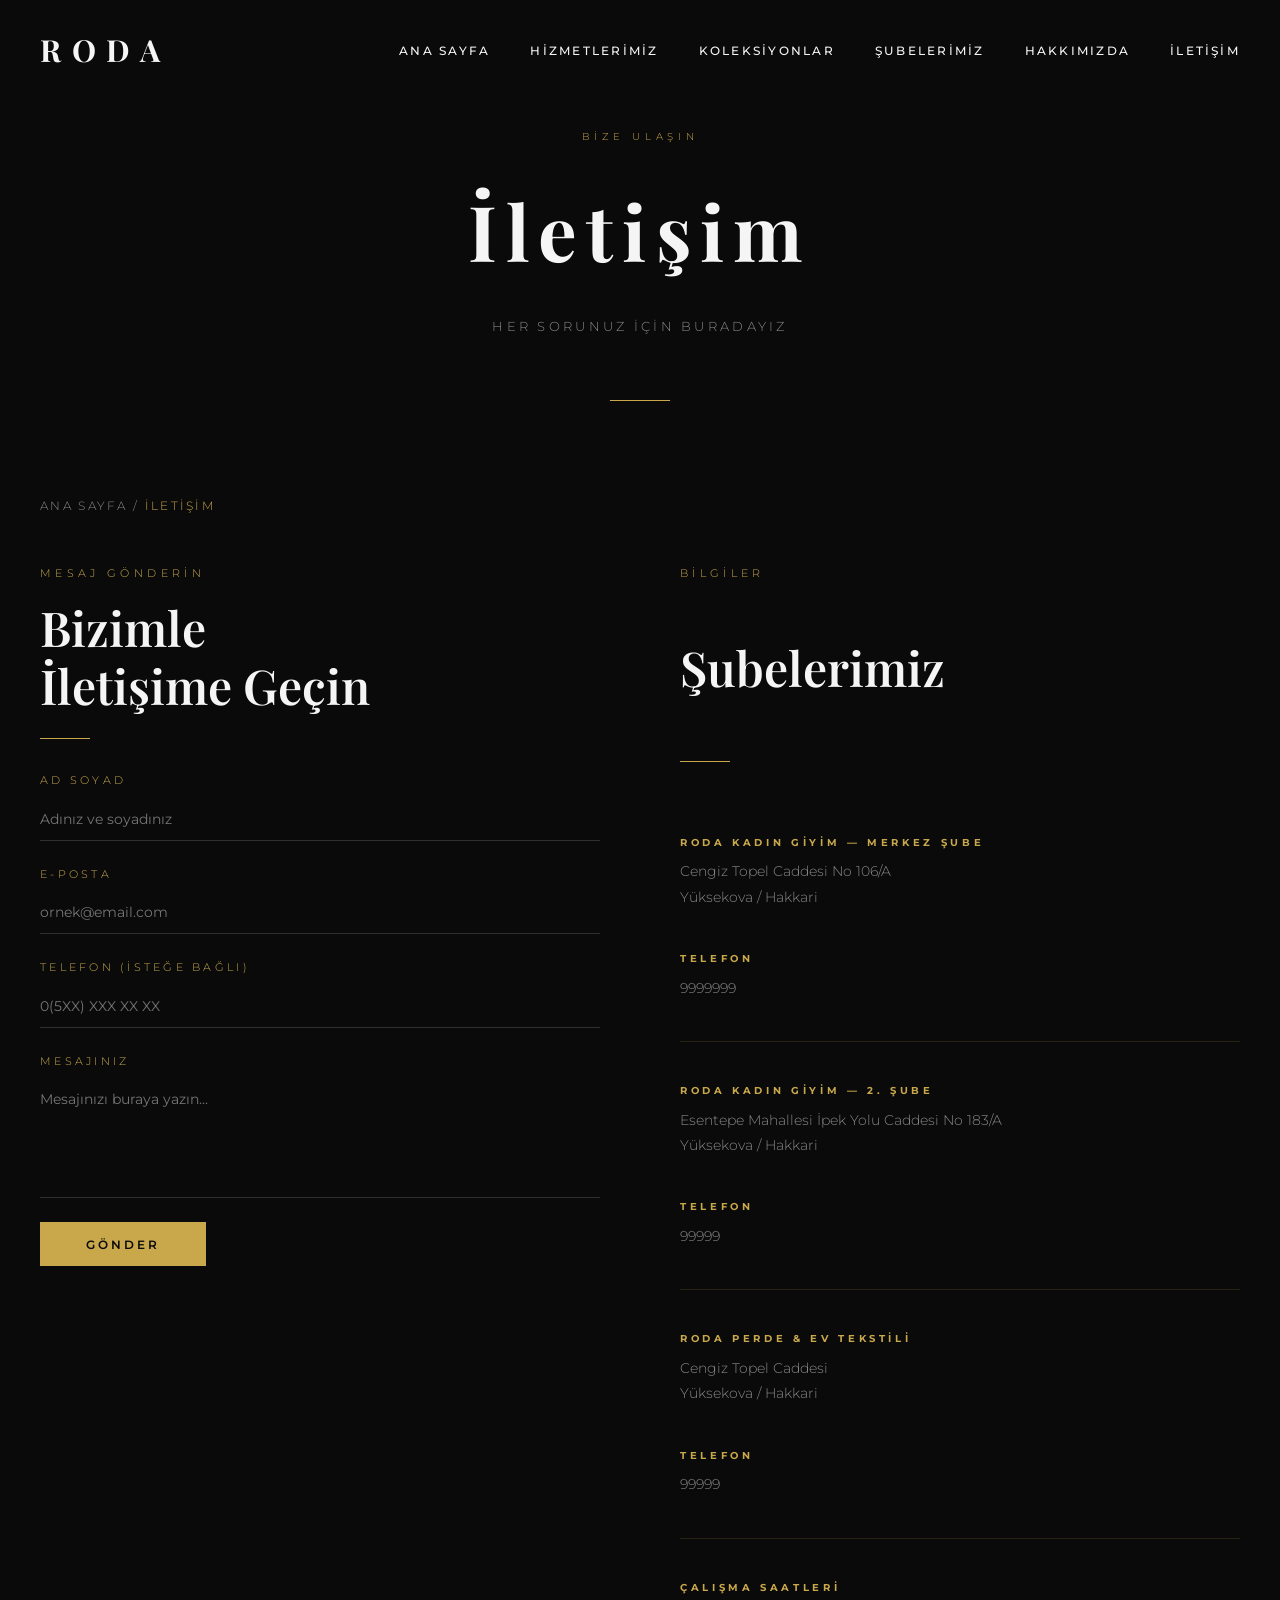
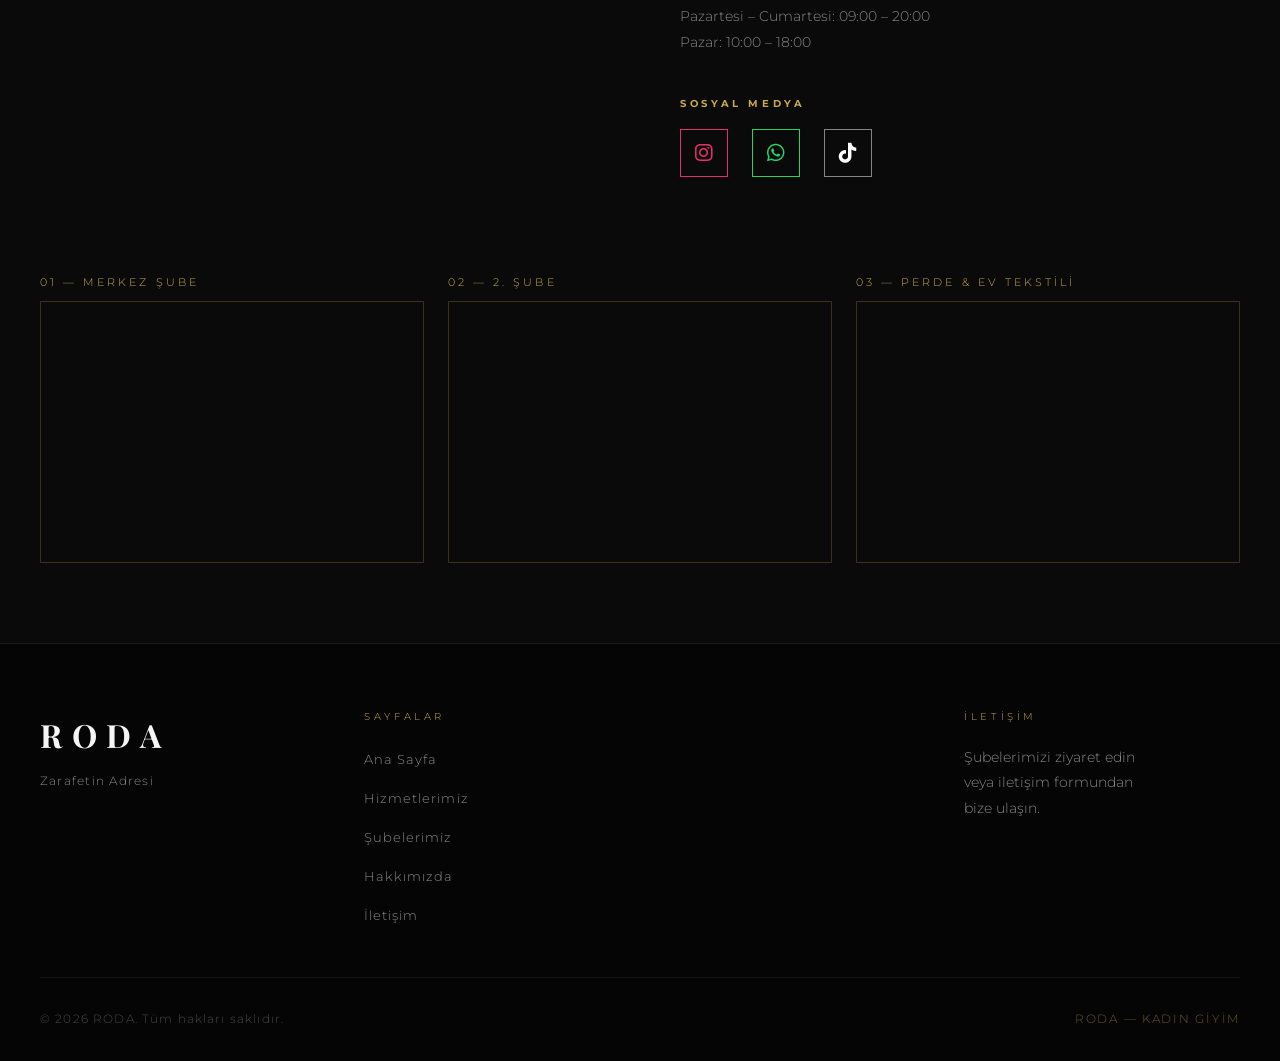
<file: roda-website/iletisim.html>
<!DOCTYPE html>
<html lang="tr">
<head>
  <meta charset="UTF-8">
  <meta name="viewport" content="width=device-width, initial-scale=1.0">
  <title>İletişim - RODA</title>
  <meta name="description" content="RODA ile iletişime geçin. Yüksekova'daki şubelerimize ulaşın, mesaj gönderin veya sosyal medya hesaplarımızı takip edin.">
  <meta name="keywords" content="roda iletişim, roda telefon, roda adres, roda yüksekova iletişim, roda giyim telefon, roda perde telefon, yüksekova giyim iletişim, roda instagram, roda whatsapp">
  <meta name="robots" content="index, follow">
  <meta property="og:title" content="İletişim — RODA | Yüksekova, Hakkari">
  <meta property="og:description" content="RODA şubelerine ulaşın. Adres, telefon ve iletişim formu.">
  <meta property="og:type" content="website">
  <link rel="stylesheet" href="css/style.css">
  <link rel="stylesheet" href="https://cdnjs.cloudflare.com/ajax/libs/font-awesome/6.5.0/css/all.min.css">
</head>
<body>

  <header class="site-header scrolled">
    <a href="/" class="logo">RODA</a>
    <button class="hamburger" aria-label="Menü">
      <span></span><span></span><span></span>
    </button>
    <nav>
      <ul>
        <li><a href="/">Ana Sayfa</a></li>
        <li><a href="/hizmetlerimiz">Hizmetlerimiz</a></li>
        <li><a href="/koleksiyonlar">Koleksiyonlar</a></li>
        <li><a href="/subeler">Şubelerimiz</a></li>
        <li><a href="/hakkimizda">Hakkımızda</a></li>
        <li><a href="/iletisim">İletişim</a></li>
      </ul>
    </nav>
  </header>

  <!-- PAGE HERO -->
  <div class="page-hero">
    <p class="page-hero-eyebrow fade-in">Bize Ulaşın</p>
    <h1 class="page-hero-title fade-in delay-1">İletişim</h1>
    <p class="page-hero-sub fade-in delay-2">Her Sorunuz İçin Buradayız</p>
  </div>

  <section class="section">
    <div class="section-inner">
      <p class="breadcrumb fade-in"><a href="/">Ana Sayfa</a> / <span>İletişim</span></p>

      <div class="contact-grid">

        <!-- FORM -->
        <div class="fade-in">
          <p class="section-label">Mesaj Gönderin</p>
          <h2 class="section-title">Bizimle<br>İletişime Geçin</h2>
          <div class="section-divider"></div>

          <form id="contact-form" class="contact-form" novalidate>
            <div class="form-group">
              <label for="name">Ad Soyad</label>
              <input type="text" id="name" name="name" placeholder="Adınız ve soyadınız" required>
            </div>
            <div class="form-group">
              <label for="email">E-posta</label>
              <input type="email" id="email" name="email" placeholder="ornek@email.com" required>
            </div>
            <div class="form-group">
              <label for="phone">Telefon (İsteğe Bağlı)</label>
              <input type="tel" id="phone" name="phone" placeholder="0(5XX) XXX XX XX">
            </div>
            <div class="form-group">
              <label for="message">Mesajınız</label>
              <textarea id="message" name="message" placeholder="Mesajınızı buraya yazın..." required></textarea>
            </div>
            <button type="submit" class="btn btn-solid" style="align-self:flex-start;cursor:pointer;font-family:inherit;">
              Gönder
            </button>
            <div class="form-msg" id="form-success">
              Mesajınız alındı. En kısa sürede size dönüş yapacağız.
            </div>
          </form>
        </div>

        <!-- İLETİŞİM BİLGİLERİ -->
        <div class="contact-info fade-in delay-1">
          <p class="section-label">Bilgiler</p>
          <h2 class="section-title">Şubelerimiz</h2>
          <div class="section-divider"></div>

          <div class="contact-info-block">
            <strong>RODA Kadın Giyim — Merkez Şube</strong>
            <p>Cengiz Topel Caddesi No 106/A<br>Yüksekova / Hakkari</p>
          </div>

          <div class="contact-info-block">
            <strong>Telefon</strong>
            <p>9999999</p>
          </div>

          <div style="width:100%;height:1px;background:rgba(201,168,76,.15);"></div>

          <div class="contact-info-block">
            <strong>RODA Kadın Giyim — 2. Şube</strong>
            <p>Esentepe Mahallesi İpek Yolu Caddesi No 183/A<br>Yüksekova / Hakkari</p>
          </div>

          <div class="contact-info-block">
            <strong>Telefon</strong>
            <p>99999</p>
          </div>

          <div style="width:100%;height:1px;background:rgba(201,168,76,.15);"></div>

          <div class="contact-info-block">
            <strong>RODA Perde &amp; Ev Tekstili</strong>
            <p>Cengiz Topel Caddesi<br>Yüksekova / Hakkari</p>
          </div>

          <div class="contact-info-block">
            <strong>Telefon</strong>
            <p>99999</p>
          </div>

          <div style="width:100%;height:1px;background:rgba(201,168,76,.15);"></div>

          <div class="contact-info-block">
            <strong>Çalışma Saatleri</strong>
            <p>
              Pazartesi – Cumartesi: 09:00 – 20:00<br>
              Pazar: 10:00 – 18:00
            </p>
          </div>

          <div class="contact-info-block">
            <strong>Sosyal Medya</strong>
            <div class="social-links">
              <a href="https://www.instagram.com/rodaperde" target="_blank" title="Instagram">
                <i class="fa-brands fa-instagram"></i>
              </a>
              <a href="https://wa.me/905428165539" target="_blank" title="WhatsApp">
                <i class="fa-brands fa-whatsapp"></i>
              </a>
              <a href="https://www.tiktok.com/@roda.perde" target="_blank" title="TikTok">
                <i class="fa-brands fa-tiktok"></i>
              </a>
            </div>
          </div>
        </div>

      </div>
    </div>
  </section>

  <!-- HARİTALAR -->
  <div style="padding:0 2.5rem 5rem;" class="fade-in">
    <div style="max-width:1200px;margin:0 auto;">
      <div style="display:grid;grid-template-columns:1fr 1fr 1fr;gap:1.5rem;">

        <div>
          <p style="font-size:0.68rem;letter-spacing:0.28em;text-transform:uppercase;color:var(--gold);margin-bottom:0.6rem;">01 — Merkez Şube</p>
          <div style="border:1px solid rgba(201,168,76,.25);overflow:hidden;">
            <iframe src="https://maps.google.com/maps?q=Roda+Giyim,+23+Nisan+Caddesi+No+60+Yuksekova+Hakkari&output=embed&hl=tr" width="100%" height="260" style="border:0;display:block;filter:grayscale(1);" allowfullscreen="" loading="lazy"></iframe>
          </div>
        </div>

        <div>
          <p style="font-size:0.68rem;letter-spacing:0.28em;text-transform:uppercase;color:var(--gold);margin-bottom:0.6rem;">02 — 2. Şube</p>
          <div style="border:1px solid rgba(201,168,76,.25);overflow:hidden;">
            <iframe src="https://maps.google.com/maps?q=37.571714,44.279775&output=embed&hl=tr" width="100%" height="260" style="border:0;display:block;filter:grayscale(1);" allowfullscreen="" loading="lazy"></iframe>
          </div>
        </div>

        <div>
          <p style="font-size:0.68rem;letter-spacing:0.28em;text-transform:uppercase;color:var(--gold);margin-bottom:0.6rem;">03 — Perde &amp; Ev Tekstili</p>
          <div style="border:1px solid rgba(201,168,76,.25);overflow:hidden;">
            <iframe src="https://maps.google.com/maps?q=37.569498,44.285205&output=embed&hl=tr" width="100%" height="260" style="border:0;display:block;filter:grayscale(1);" allowfullscreen="" loading="lazy"></iframe>
          </div>
        </div>

      </div>
    </div>
  </div>

  <!-- FOOTER -->
  <footer class="site-footer">
    <div class="footer-inner">
      <div>
        <div class="footer-logo">RODA</div>
        <p class="footer-tagline">Zarafetin Adresi</p>
      </div>
      <div>
        <p class="footer-nav-title">Sayfalar</p>
        <ul class="footer-nav-links">
          <li><a href="/">Ana Sayfa</a></li>
          <li><a href="/hizmetlerimiz">Hizmetlerimiz</a></li>
          <li><a href="/subeler">Şubelerimiz</a></li>
          <li><a href="/hakkimizda">Hakkımızda</a></li>
          <li><a href="/iletisim">İletişim</a></li>
        </ul>
      </div>
      <div>
        <p class="footer-nav-title">İletişim</p>
        <p style="font-size:.85rem;color:#888;line-height:1.9;">
          Şubelerimizi ziyaret edin<br>veya iletişim formundan<br>bize ulaşın.
        </p>
      </div>
    </div>
    <div class="footer-bottom">
      <span>© 2026 RODA. Tüm hakları saklıdır.</span>
      <span style="color:rgba(201,168,76,.5);letter-spacing:.15em;">RODA — KADIN GİYİM</span>
    </div>
  </footer>
  <script src="js/main.js"></script>
</body>
</html>
</file>
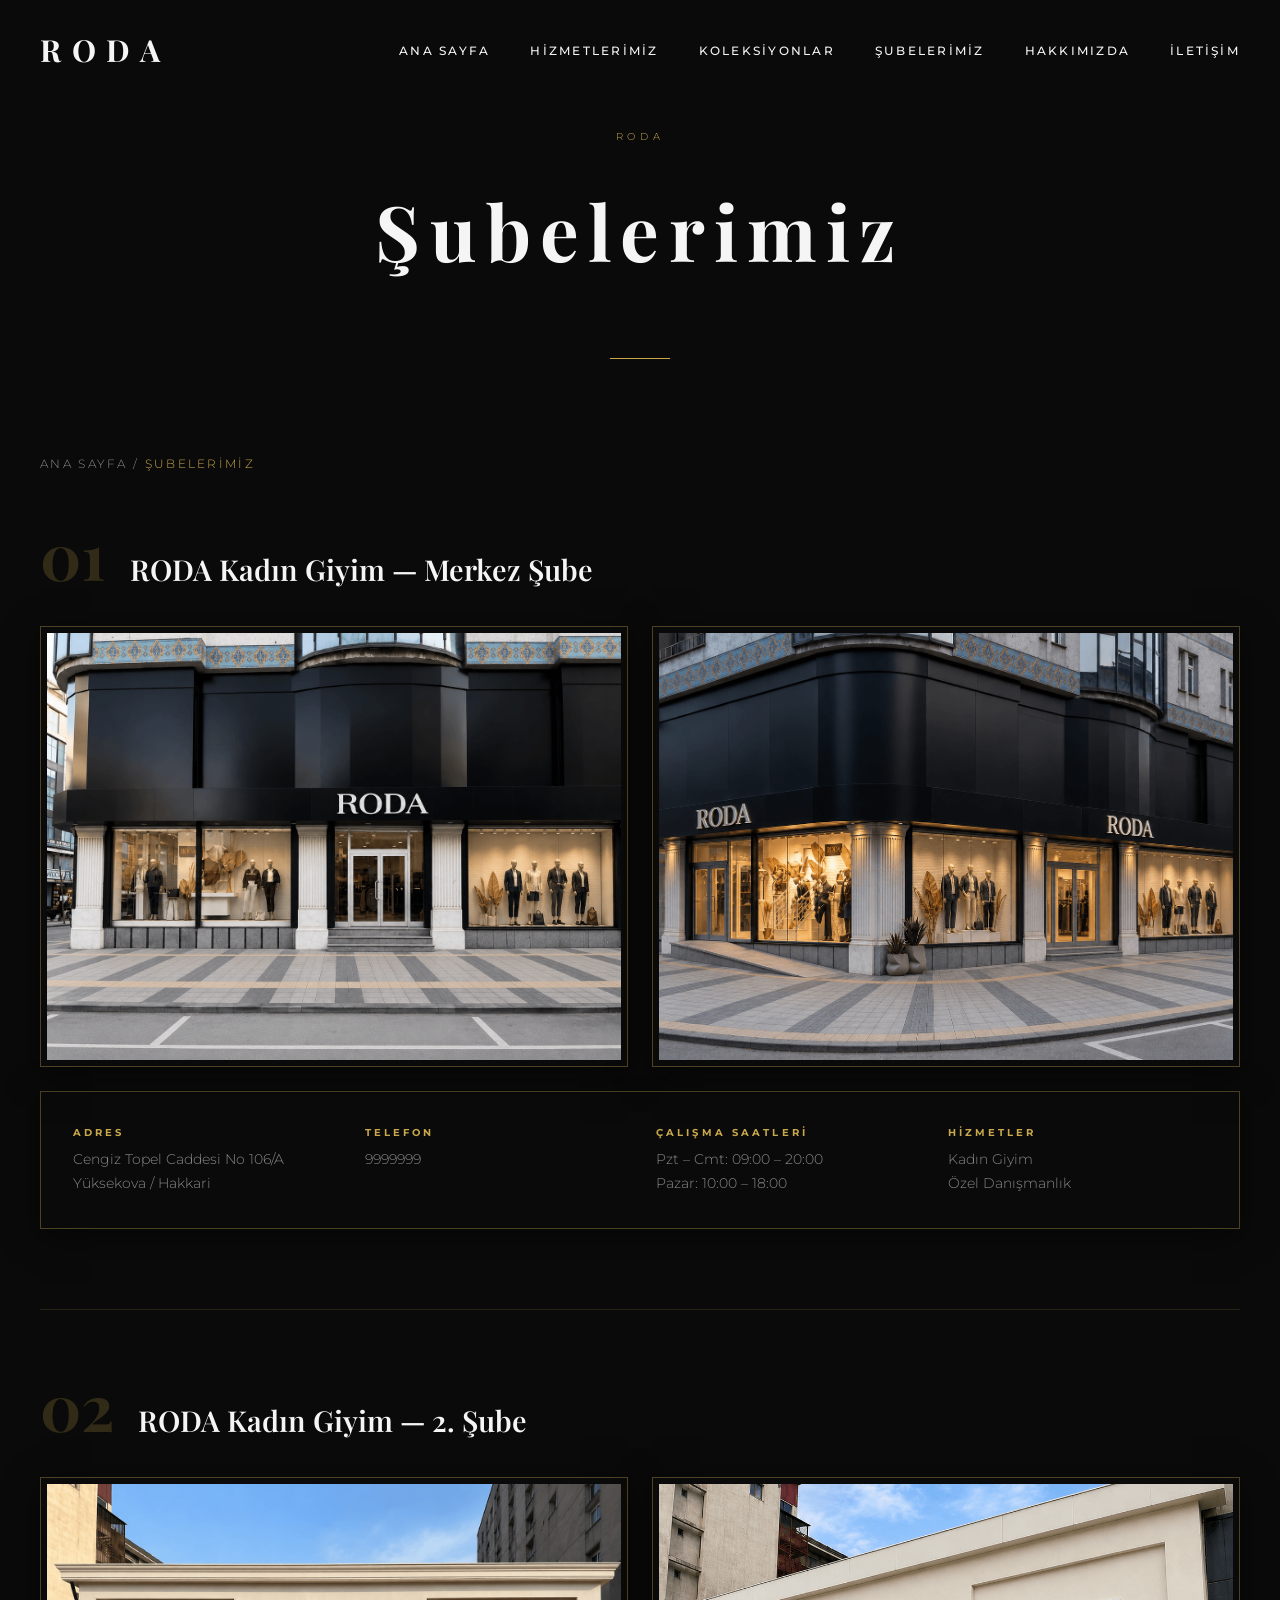
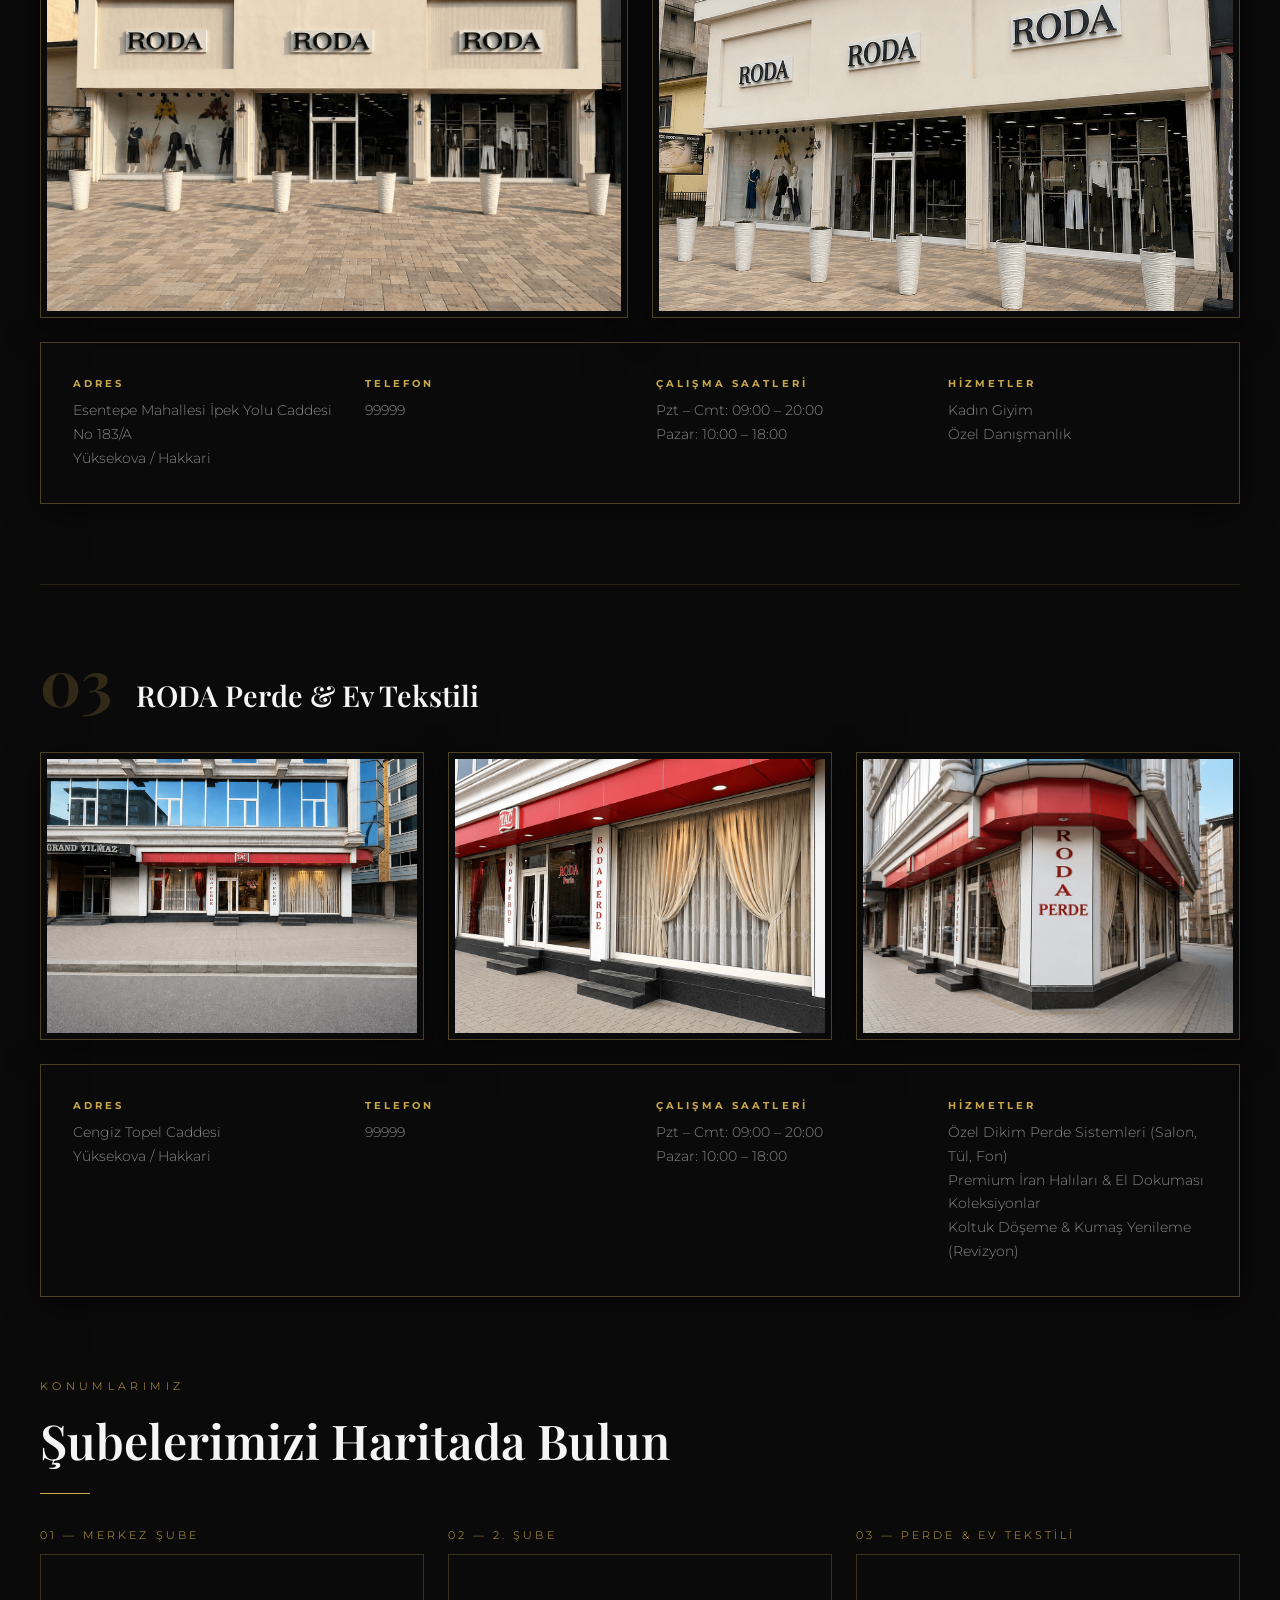
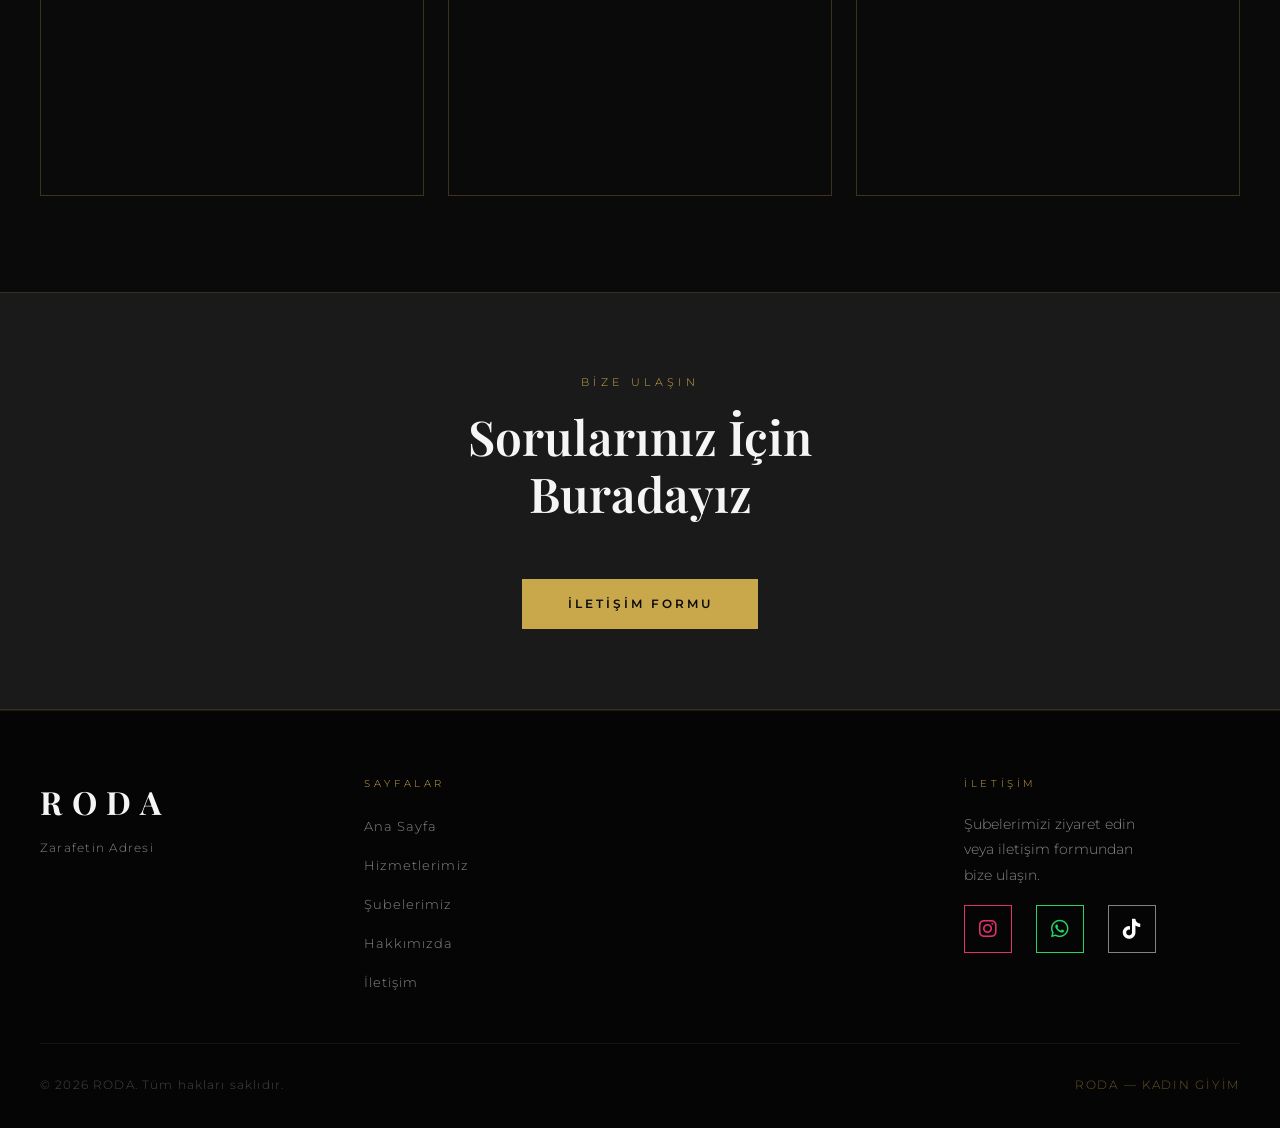
<file: roda-website/subeler.html>
<!DOCTYPE html>
<html lang="tr">
<head>
  <meta charset="UTF-8">
  <meta name="viewport" content="width=device-width, initial-scale=1.0">
  <title>Şubelerimiz - RODA</title>
  <meta name="description" content="RODA'nın 3 şubesi: Merkez Şube (23 Nisan Cad.), 2. Şube (İpek Yolu Cad.) ve RODA Perde & Ev Tekstili. Yüksekova, Hakkari.">
  <meta name="keywords" content="roda şube, roda yüksekova adres, roda giyim adres, roda perde adres, yüksekova giyim mağazası, yüksekova perde mağazası, roda hakkari, roda merkez şube, ipek yolu caddesi giyim">
  <meta name="robots" content="index, follow">
  <meta property="og:title" content="Şubelerimiz — RODA | Yüksekova, Hakkari">
  <meta property="og:description" content="RODA'nın Yüksekova'daki 3 şubesini keşfedin. Adres ve iletişim bilgileri.">
  <meta property="og:type" content="website">
  <link rel="stylesheet" href="css/style.css">
  <link rel="stylesheet" href="https://cdnjs.cloudflare.com/ajax/libs/font-awesome/6.5.0/css/all.min.css">
</head>
<body>

  <header class="site-header scrolled">
    <a href="/" class="logo">RODA</a>
    <button class="hamburger" aria-label="Menü">
      <span></span><span></span><span></span>
    </button>
    <nav>
      <ul>
        <li><a href="/">Ana Sayfa</a></li>
        <li><a href="/hizmetlerimiz">Hizmetlerimiz</a></li>
        <li><a href="/koleksiyonlar">Koleksiyonlar</a></li>
        <li><a href="/subeler">Şubelerimiz</a></li>
        <li><a href="/hakkimizda">Hakkımızda</a></li>
        <li><a href="/iletisim">İletişim</a></li>
      </ul>
    </nav>
  </header>

  <!-- PAGE HERO -->
  <div class="page-hero">
    <p class="page-hero-eyebrow fade-in">RODA</p>
    <h1 class="page-hero-title fade-in delay-1">Şubelerimiz</h1>
  </div>

  <section class="section">
    <div class="section-inner">
      <p class="breadcrumb fade-in"><a href="/">Ana Sayfa</a> / <span>Şubelerimiz</span></p>

      <!-- 1. ŞUBE -->
      <div class="branch-section fade-in">
        <div class="branch-header">
          <span class="branch-number">01</span>
          <h2 class="branch-title">RODA Kadın Giyim — Merkez Şube</h2>
        </div>

        <div class="branch-photos two-col">
          <img src="images/sube1-yan.png"    alt="1. Şube Yan Cephe">
          <img src="images/sube1-capraz.png" alt="1. Şube Çapraz Görünüm">
        </div>

        <div class="branch-info">
          <div class="branch-info-item">
            <strong>Adres</strong>
            <span>Cengiz Topel Caddesi No 106/A<br>Yüksekova / Hakkari</span>
          </div>
          <div class="branch-info-item">
            <strong>Telefon</strong>
            <span>9999999</span>
          </div>
          <div class="branch-info-item">
            <strong>Çalışma Saatleri</strong>
            <span>Pzt – Cmt: 09:00 – 20:00<br>Pazar: 10:00 – 18:00</span>
          </div>
          <div class="branch-info-item">
            <strong>Hizmetler</strong>
            <span>Kadın Giyim<br>Özel Danışmanlık</span>
          </div>
        </div>

      </div>

      <div style="width:100%;height:1px;background:rgba(201,168,76,.15);margin:4rem 0;"></div>

      <!-- 2. ŞUBE -->
      <div class="branch-section fade-in">
        <div class="branch-header">
          <span class="branch-number">02</span>
          <h2 class="branch-title">RODA Kadın Giyim — 2. Şube</h2>
        </div>

        <div class="branch-photos two-col">
          <img src="images/sube2-on.png"  alt="2. Şube Ön Cephe">
          <img src="images/sube2-yan.png" alt="2. Şube Yan Görünüm">
        </div>

        <div class="branch-info">
          <div class="branch-info-item">
            <strong>Adres</strong>
            <span>Esentepe Mahallesi İpek Yolu Caddesi No 183/A<br>Yüksekova / Hakkari</span>
          </div>
          <div class="branch-info-item">
            <strong>Telefon</strong>
            <span>99999</span>
          </div>
          <div class="branch-info-item">
            <strong>Çalışma Saatleri</strong>
            <span>Pzt – Cmt: 09:00 – 20:00<br>Pazar: 10:00 – 18:00</span>
          </div>
          <div class="branch-info-item">
            <strong>Hizmetler</strong>
            <span>Kadın Giyim<br>Özel Danışmanlık</span>
          </div>
        </div>

      </div>

      <div style="width:100%;height:1px;background:rgba(201,168,76,.15);margin:4rem 0;"></div>

      <!-- RODA PERDE -->
      <div class="branch-section fade-in">
        <div class="branch-header">
          <span class="branch-number">03</span>
          <h2 class="branch-title">RODA Perde &amp; Ev Tekstili</h2>
        </div>

        <div class="branch-photos">
          <img src="images/perde-on.png"     alt="RODA Perde Ön Cephe">
          <img src="images/perde-yan.png"    alt="RODA Perde Yan">
          <img src="images/perde-capraz.png" alt="RODA Perde Çapraz">
        </div>

        <div class="branch-info">
          <div class="branch-info-item">
            <strong>Adres</strong>
            <span>Cengiz Topel Caddesi<br>Yüksekova / Hakkari</span>
          </div>
          <div class="branch-info-item">
            <strong>Telefon</strong>
            <span>99999</span>
          </div>
          <div class="branch-info-item">
            <strong>Çalışma Saatleri</strong>
            <span>Pzt – Cmt: 09:00 – 20:00<br>Pazar: 10:00 – 18:00</span>
          </div>
          <div class="branch-info-item">
            <strong>Hizmetler</strong>
            <span>
              Özel Dikim Perde Sistemleri (Salon, Tül, Fon)<br>
              Premium İran Halıları &amp; El Dokuması Koleksiyonlar<br>
              Koltuk Döşeme &amp; Kumaş Yenileme (Revizyon)
            </span>
          </div>
        </div>

      </div>

      <!-- TOPLU HARİTA -->
      <div style="margin-top:5rem;" class="fade-in">
        <p class="section-label">Konumlarımız</p>
        <h2 class="section-title">Şubelerimizi Haritada Bulun</h2>
        <div class="section-divider"></div>
        <div style="display:grid;grid-template-columns:1fr 1fr 1fr;gap:1.5rem;margin-top:2rem;">

          <div>
            <p style="font-size:0.68rem;letter-spacing:0.28em;text-transform:uppercase;color:var(--gold);margin-bottom:0.6rem;">01 — Merkez Şube</p>
            <div style="border:1px solid rgba(201,168,76,.25);overflow:hidden;">
              <iframe src="https://maps.google.com/maps?q=Roda+Giyim,+23+Nisan+Caddesi+No+60+Yuksekova+Hakkari&output=embed&hl=tr" width="100%" height="240" style="border:0;display:block;filter:grayscale(1);" allowfullscreen="" loading="lazy"></iframe>
            </div>
          </div>

          <div>
            <p style="font-size:0.68rem;letter-spacing:0.28em;text-transform:uppercase;color:var(--gold);margin-bottom:0.6rem;">02 — 2. Şube</p>
            <div style="border:1px solid rgba(201,168,76,.25);overflow:hidden;">
              <iframe src="https://maps.google.com/maps?q=37.571714,44.279775&output=embed&hl=tr" width="100%" height="240" style="border:0;display:block;filter:grayscale(1);" allowfullscreen="" loading="lazy"></iframe>
            </div>
          </div>

          <div>
            <p style="font-size:0.68rem;letter-spacing:0.28em;text-transform:uppercase;color:var(--gold);margin-bottom:0.6rem;">03 — Perde &amp; Ev Tekstili</p>
            <div style="border:1px solid rgba(201,168,76,.25);overflow:hidden;">
              <iframe src="https://maps.google.com/maps?q=37.569498,44.285205&output=embed&hl=tr" width="100%" height="240" style="border:0;display:block;filter:grayscale(1);" allowfullscreen="" loading="lazy"></iframe>
            </div>
          </div>

        </div>
      </div>

    </div>
  </section>

  <!-- CTA -->
  <div class="cta-strip">
    <div class="section-inner text-center">
      <p class="section-label fade-in">Bize Ulaşın</p>
      <h2 class="section-title fade-in">Sorularınız İçin<br>Buradayız</h2>
      <a href="/iletisim" class="btn btn-solid mt-2 fade-in">İletişim Formu</a>
    </div>
  </div>

  <!-- FOOTER -->
  <footer class="site-footer">
    <div class="footer-inner">
      <div>
        <div class="footer-logo">RODA</div>
        <p class="footer-tagline">Zarafetin Adresi</p>
      </div>
      <div>
        <p class="footer-nav-title">Sayfalar</p>
        <ul class="footer-nav-links">
          <li><a href="/">Ana Sayfa</a></li>
          <li><a href="/hizmetlerimiz">Hizmetlerimiz</a></li>
          <li><a href="/subeler">Şubelerimiz</a></li>
          <li><a href="/hakkimizda">Hakkımızda</a></li>
          <li><a href="/iletisim">İletişim</a></li>
        </ul>
      </div>
      <div>
        <p class="footer-nav-title">İletişim</p>
        <p style="font-size:.85rem;color:#888;line-height:1.9;">
          Şubelerimizi ziyaret edin<br>veya iletişim formundan<br>bize ulaşın.
        </p>
        <div class="social-links" style="margin-top:1rem;">
          <a href="https://www.instagram.com/rodaperde" target="_blank" title="Instagram"><i class="fa-brands fa-instagram"></i></a>
          <a href="https://wa.me/905428165539" target="_blank" title="WhatsApp"><i class="fa-brands fa-whatsapp"></i></a>
          <a href="https://www.tiktok.com/@roda.perde" target="_blank" title="TikTok"><i class="fa-brands fa-tiktok"></i></a>
        </div>
      </div>
    </div>
    <div class="footer-bottom">
      <span>© 2026 RODA. Tüm hakları saklıdır.</span>
      <span style="color:rgba(201,168,76,.5);letter-spacing:.15em;">RODA — KADIN GİYİM</span>
    </div>
  </footer>
  <script src="js/main.js"></script>
</body>
</html>
</file>
<file: roda-website/css/style.css>
@import url('https://fonts.googleapis.com/css2?family=Playfair+Display:ital,wght@0,400;0,600;0,700;1,400&family=Montserrat:wght@300;400;500;600&display=swap');

:root {
  --black:      #0a0a0a;
  --white:      #f5f5f5;
  --gold:       #C9A84C;
  --gold-light: #e8c96a;
  --gray:       #1a1a1a;
  --gray-mid:   #888;
  --font-serif: 'Playfair Display', Georgia, serif;
  --font-sans:  'Montserrat', Arial, sans-serif;
  --transition: 0.3s ease;
}

*, *::before, *::after { box-sizing: border-box; margin: 0; padding: 0; }

html { scroll-behavior: smooth; font-size: 16px; }

body {
  background: var(--black);
  color: var(--white);
  font-family: var(--font-sans);
  font-weight: 300;
  line-height: 1.7;
  overflow-x: hidden;
}

img { display: block; max-width: 100%; height: auto; }
a  { color: inherit; text-decoration: none; }
ul { list-style: none; }

/* ─── SCROLLBAR ─────────────────────────────────────── */
::-webkit-scrollbar { width: 6px; }
::-webkit-scrollbar-track { background: var(--black); }
::-webkit-scrollbar-thumb { background: var(--gold); border-radius: 3px; }

/* ─── HEADER ─────────────────────────────────────────── */
.site-header {
  position: fixed;
  top: 0; left: 0; right: 0;
  z-index: 1000;
  padding: 1.5rem 2.5rem;
  display: flex;
  align-items: center;
  justify-content: space-between;
  transition: background var(--transition), padding var(--transition), border-bottom var(--transition);
}

.site-header.scrolled {
  background: rgba(10,10,10,0.97);
  padding: 1rem 2.5rem;
  border-bottom: 1px solid rgba(201,168,76,0.25);
}

.logo {
  font-family: var(--font-serif);
  font-size: 1.9rem;
  font-weight: 700;
  letter-spacing: 0.35em;
  color: var(--white);
}

.logo span { color: var(--gold); }

nav ul {
  display: flex;
  gap: 2.5rem;
  align-items: center;
}

nav a {
  font-size: 0.78rem;
  font-weight: 500;
  letter-spacing: 0.18em;
  text-transform: uppercase;
  color: var(--white);
  position: relative;
  padding-bottom: 3px;
  transition: color var(--transition);
}

nav a::after {
  content: '';
  position: absolute;
  bottom: 0; left: 0;
  width: 0; height: 1px;
  background: var(--gold);
  transition: width var(--transition);
}

nav a:hover, nav a.active { color: var(--gold); }
nav a:hover::after, nav a.active::after { width: 100%; }

.hamburger {
  display: none;
  flex-direction: column;
  gap: 5px;
  cursor: pointer;
  padding: 4px;
}

.hamburger span {
  display: block;
  width: 26px; height: 2px;
  background: var(--white);
  transition: var(--transition);
}

.hamburger.open span:nth-child(1) { transform: translateY(7px) rotate(45deg); }
.hamburger.open span:nth-child(2) { opacity: 0; }
.hamburger.open span:nth-child(3) { transform: translateY(-7px) rotate(-45deg); }

/* ─── MOBILE NAV ─────────────────────────────────────── */
@media (max-width: 768px) {
  .hamburger { display: flex; }

  nav {
    position: fixed;
    top: 0; right: -100%;
    width: 70%; height: 100vh;
    background: var(--gray);
    border-left: 1px solid rgba(201,168,76,0.3);
    display: flex;
    align-items: center;
    justify-content: center;
    transition: right var(--transition);
    z-index: 999;
  }

  nav.open { right: 0; }

  nav ul {
    flex-direction: column;
    gap: 2.5rem;
    text-align: center;
  }

  nav a { font-size: 1rem; letter-spacing: 0.2em; }
}

/* ─── HERO ───────────────────────────────────────────── */
.hero {
  min-height: 100vh;
  display: flex;
  flex-direction: column;
  align-items: center;
  justify-content: center;
  text-align: center;
  padding: 2rem;
  position: relative;
  overflow: hidden;
}

.hero-bg {
  position: absolute;
  inset: 0;
  background-image: url('../images/sube1-capraz.png');
  background-size: cover;
  background-position: 20% center;
  filter: brightness(0.25);
  z-index: 0;
}

.hero-content { position: relative; z-index: 1; }

.hero-eyebrow {
  font-size: 0.72rem;
  letter-spacing: 0.4em;
  text-transform: uppercase;
  color: var(--gold);
  margin-bottom: 1.5rem;
}

.hero-title {
  font-family: var(--font-serif);
  font-size: clamp(4rem, 12vw, 9rem);
  font-weight: 700;
  letter-spacing: 0.18em;
  line-height: 1;
  color: var(--white);
}

.hero-divider {
  width: 60px; height: 2px;
  background: var(--gold);
  margin: 2rem auto;
}

.hero-sub {
  font-size: 0.85rem;
  letter-spacing: 0.3em;
  text-transform: uppercase;
  color: var(--gray-mid);
  margin-bottom: 3rem;
}

.btn {
  display: inline-block;
  padding: 0.85rem 2.8rem;
  font-size: 0.75rem;
  font-weight: 600;
  letter-spacing: 0.25em;
  text-transform: uppercase;
  border: 1px solid var(--gold);
  color: var(--gold);
  transition: background var(--transition), color var(--transition);
}

.btn:hover {
  background: var(--gold);
  color: var(--black);
}

.btn-solid {
  background: var(--gold);
  color: var(--black);
}

.btn-solid:hover {
  background: var(--gold-light);
  border-color: var(--gold-light);
}

/* ─── SCROLL HINT ────────────────────────────────────── */
.scroll-hint {
  position: absolute;
  bottom: 2rem;
  left: 50%;
  transform: translateX(-50%);
  display: flex;
  flex-direction: column;
  align-items: center;
  gap: 0.5rem;
  z-index: 1;
}

.scroll-hint span {
  font-size: 0.65rem;
  letter-spacing: 0.3em;
  text-transform: uppercase;
  color: var(--gray-mid);
}

.scroll-line {
  width: 1px; height: 50px;
  background: linear-gradient(to bottom, var(--gold), transparent);
  animation: scrollLine 2s ease-in-out infinite;
}

@keyframes scrollLine {
  0%   { opacity: 0; transform: scaleY(0); transform-origin: top; }
  50%  { opacity: 1; transform: scaleY(1); }
  100% { opacity: 0; transform: scaleY(1); transform-origin: bottom; }
}

/* ─── SECTIONS ───────────────────────────────────────── */
.section {
  padding: 6rem 2.5rem;
}

.section-inner {
  max-width: 1200px;
  margin: 0 auto;
}

.section-label {
  font-size: 0.68rem;
  letter-spacing: 0.4em;
  text-transform: uppercase;
  color: var(--gold);
  margin-bottom: 1rem;
}

.section-title {
  font-family: var(--font-serif);
  font-size: clamp(2rem, 4vw, 3rem);
  font-weight: 600;
  line-height: 1.2;
  color: var(--white);
  margin-bottom: 1.5rem;
}

.section-divider {
  width: 50px; height: 1px;
  background: var(--gold);
  margin-bottom: 2rem;
}

.section-text {
  color: var(--gray-mid);
  font-size: 0.92rem;
  max-width: 640px;
  line-height: 1.9;
}

/* ─── FEATURE CARDS (Ana Sayfa) ──────────────────────── */
.feature-grid {
  display: grid;
  grid-template-columns: repeat(auto-fit, minmax(300px, 1fr));
  gap: 2px;
  margin-top: 4rem;
}

.feature-card {
  position: relative;
  overflow: hidden;
  aspect-ratio: 4/5;
}

.feature-card img {
  width: 100%; height: 100%;
  object-fit: cover;
  transition: transform 0.6s ease;
}

.feature-card:hover img { transform: scale(1.05); }

.feature-card-overlay {
  position: absolute;
  inset: 0;
  background: linear-gradient(to top, rgba(10,10,10,0.85) 0%, transparent 60%);
  display: flex;
  flex-direction: column;
  justify-content: flex-end;
  padding: 2rem;
}

.feature-card-label {
  font-size: 0.65rem;
  letter-spacing: 0.35em;
  text-transform: uppercase;
  color: var(--gold);
  margin-bottom: 0.5rem;
}

.feature-card-title {
  font-family: var(--font-serif);
  font-size: 1.5rem;
  font-weight: 600;
  margin-bottom: 1rem;
}

/* ─── GALLERY GRID ───────────────────────────────────── */
.gallery-grid {
  display: grid;
  grid-template-columns: repeat(3, 1fr);
  gap: 3px;
  margin-top: 3rem;
}

.gallery-item {
  position: relative;
  overflow: hidden;
  aspect-ratio: 3/4;
}

.gallery-item img {
  width: 100%; height: 100%;
  object-fit: cover;
  transition: transform 0.6s ease;
}

.gallery-item:hover img { transform: scale(1.06); }

.gallery-overlay {
  position: absolute;
  inset: 0;
  background: rgba(201,168,76,0.15);
  opacity: 0;
  transition: opacity var(--transition);
  display: flex;
  align-items: center;
  justify-content: center;
}

.gallery-item:hover .gallery-overlay { opacity: 1; }

.gallery-overlay-icon {
  width: 50px; height: 50px;
  border: 1px solid var(--gold);
  border-radius: 50%;
  display: flex;
  align-items: center;
  justify-content: center;
  color: var(--gold);
  font-size: 1.2rem;
}

@media (max-width: 768px) {
  .gallery-grid { grid-template-columns: repeat(2, 1fr); }
}

@media (max-width: 480px) {
  .gallery-grid { grid-template-columns: 1fr; }
}

/* ─── BRANCH CARDS ───────────────────────────────────── */
.branch-section { margin-bottom: 5rem; }

.branch-header {
  display: flex;
  align-items: baseline;
  gap: 1.5rem;
  margin-bottom: 2rem;
}

.branch-number {
  font-family: var(--font-serif);
  font-size: 4rem;
  font-weight: 700;
  color: rgba(201,168,76,0.2);
  line-height: 1;
}

.branch-title {
  font-family: var(--font-serif);
  font-size: 1.8rem;
  font-weight: 600;
}

.branch-photos {
  display: grid;
  grid-template-columns: repeat(3, 1fr);
  gap: 1.5rem;
  margin-bottom: 1.5rem;
}

.branch-photos.two-col { grid-template-columns: repeat(2, 1fr); }

.branch-photos img {
  width: 100%;
  aspect-ratio: 4/3;
  object-fit: cover;
  display: block;
  border: 1px solid rgba(201,168,76,0.35);
  padding: 6px;
  background: #0a0a0a;
  box-shadow: 0 8px 32px rgba(0,0,0,0.5);
  transition: transform var(--transition), box-shadow var(--transition), border-color var(--transition);
}

.branch-photos img:hover {
  transform: translateY(-4px);
  box-shadow: 0 16px 48px rgba(0,0,0,0.7);
  border-color: rgba(201,168,76,0.75);
}

.branch-info {
  display: grid;
  grid-template-columns: repeat(auto-fit, minmax(220px, 1fr));
  gap: 2rem;
  padding: 2rem;
  border: 1px solid rgba(201,168,76,0.35);
  background: #0a0a0a;
  margin-top: 1.5rem;
  box-shadow: 0 8px 32px rgba(0,0,0,0.5);
  width: 100%;
  box-sizing: border-box;
}

.branch-info-item { display: flex; flex-direction: column; gap: 0.4rem; }

.branch-info-item strong {
  font-size: 0.65rem;
  letter-spacing: 0.3em;
  text-transform: uppercase;
  color: var(--gold);
}

.branch-info-item span { font-size: 0.88rem; color: var(--gray-mid); }

@media (max-width: 640px) {
  .branch-photos, .branch-photos.two-col { grid-template-columns: 1fr; }
}

/* ─── MAP PLACEHOLDER ────────────────────────────────── */
.map-placeholder {
  width: 100%;
  height: 320px;
  background: var(--gray);
  border: 1px solid rgba(201,168,76,0.15);
  display: flex;
  flex-direction: column;
  align-items: center;
  justify-content: center;
  gap: 1rem;
  color: var(--gray-mid);
  font-size: 0.8rem;
  letter-spacing: 0.2em;
  text-transform: uppercase;
  margin-top: 3rem;
}

.map-placeholder svg { opacity: 0.3; }

/* ─── VALUES (Hakkımızda) ────────────────────────────── */
.values-grid {
  display: grid;
  grid-template-columns: repeat(auto-fit, minmax(260px, 1fr));
  gap: 2px;
  margin-top: 3rem;
}

.value-card {
  padding: 3rem 2rem;
  border: 1px solid rgba(201,168,76,0.15);
  text-align: center;
  transition: border-color var(--transition), background var(--transition);
}

.value-card:hover {
  border-color: var(--gold);
  background: rgba(201,168,76,0.04);
}

.value-icon {
  font-size: 2rem;
  margin-bottom: 1.5rem;
  color: var(--gold);
}

.value-title {
  font-family: var(--font-serif);
  font-size: 1.2rem;
  margin-bottom: 0.75rem;
}

.value-text { font-size: 0.85rem; color: var(--gray-mid); line-height: 1.8; }

/* ─── FULL WIDTH IMAGE ───────────────────────────────── */
.fullwidth-img {
  width: 100%;
  max-height: 520px;
  object-fit: cover;
  filter: brightness(0.7);
}

/* ─── CONTACT ────────────────────────────────────────── */
.contact-grid {
  display: grid;
  grid-template-columns: 1fr 1fr;
  gap: 5rem;
  align-items: start;
}

@media (max-width: 900px) {
  .contact-grid { grid-template-columns: 1fr; gap: 3rem; }
}

.contact-form { display: flex; flex-direction: column; gap: 1.5rem; }

.form-group { display: flex; flex-direction: column; gap: 0.5rem; }

.form-group label {
  font-size: 0.68rem;
  letter-spacing: 0.3em;
  text-transform: uppercase;
  color: var(--gold);
}

.form-group input,
.form-group textarea {
  background: transparent;
  border: none;
  border-bottom: 1px solid rgba(255,255,255,0.15);
  color: var(--white);
  font-family: var(--font-sans);
  font-size: 0.9rem;
  padding: 0.75rem 0;
  outline: none;
  resize: none;
  transition: border-color var(--transition);
  width: 100%;
}

.form-group input:focus,
.form-group textarea:focus { border-bottom-color: var(--gold); }

.form-group textarea { min-height: 120px; }

.form-msg {
  display: none;
  padding: 0.75rem 1rem;
  border: 1px solid var(--gold);
  font-size: 0.82rem;
  color: var(--gold);
  letter-spacing: 0.1em;
}

.contact-info { display: flex; flex-direction: column; gap: 2.5rem; }

.contact-info-block { display: flex; flex-direction: column; gap: 0.5rem; }

.contact-info-block strong {
  font-size: 0.65rem;
  letter-spacing: 0.35em;
  text-transform: uppercase;
  color: var(--gold);
}

.contact-info-block p { font-size: 0.88rem; color: var(--gray-mid); line-height: 1.8; }

.social-links { display: flex; gap: 1.5rem; margin-top: 0.5rem; }

.social-links a {
  display: flex;
  align-items: center;
  justify-content: center;
  width: 48px; height: 48px;
  border: 1px solid rgba(255,255,255,0.15);
  color: #fff;
  font-size: 1.25rem;
  transition: color var(--transition), border-color var(--transition), background var(--transition), transform var(--transition);
}

.social-links a:hover { transform: translateY(-3px); }

.social-links a[title="Instagram"] { color: #E1306C; border-color: #E1306C; }
.social-links a[title="Instagram"]:hover { background: rgba(225,48,108,0.12); border-color: #E1306C; }

.social-links a[title="WhatsApp"] { color: #25D366; border-color: #25D366; }
.social-links a[title="WhatsApp"]:hover { background: rgba(37,211,102,0.12); border-color: #25D366; }

.social-links a[title="TikTok"] { color: #fff; border-color: rgba(255,255,255,0.5); }
.social-links a[title="TikTok"]:hover { background: rgba(255,255,255,0.08); border-color: #fff; }

/* ─── PAGE HERO (inner pages) ────────────────────────── */
.page-hero {
  min-height: 38vh;
  display: flex;
  flex-direction: column;
  align-items: center;
  justify-content: center;
  text-align: center;
  padding: 8rem 2rem 4rem;
  position: relative;
}

.page-hero::after {
  content: '';
  position: absolute;
  bottom: 0; left: 50%;
  transform: translateX(-50%);
  width: 60px; height: 1px;
  background: var(--gold);
}

.page-hero-eyebrow {
  font-size: 0.65rem;
  letter-spacing: 0.45em;
  text-transform: uppercase;
  color: var(--gold);
  margin-bottom: 1.2rem;
}

.page-hero-title {
  font-family: var(--font-serif);
  font-size: clamp(2.5rem, 6vw, 5rem);
  font-weight: 700;
  letter-spacing: 0.12em;
}

.page-hero-sub {
  font-size: 0.82rem;
  letter-spacing: 0.25em;
  text-transform: uppercase;
  color: var(--gray-mid);
  margin-top: 1.2rem;
}

/* ─── BREADCRUMB ─────────────────────────────────────── */
.breadcrumb {
  font-size: 0.72rem;
  letter-spacing: 0.2em;
  text-transform: uppercase;
  color: var(--gray-mid);
  margin-bottom: 3rem;
}

.breadcrumb span { color: var(--gold); }

/* ─── CTA STRIP ──────────────────────────────────────── */
.cta-strip {
  padding: 5rem 2.5rem;
  background: var(--gray);
  text-align: center;
  border-top: 1px solid rgba(201,168,76,0.15);
  border-bottom: 1px solid rgba(201,168,76,0.15);
}

.cta-strip .section-title { margin-bottom: 1.5rem; }

/* ─── FOOTER ─────────────────────────────────────────── */
.site-footer {
  background: #050505;
  padding: 4rem 2.5rem 2rem;
  border-top: 1px solid rgba(201,168,76,0.15);
}

.footer-inner {
  max-width: 1200px;
  margin: 0 auto;
  display: grid;
  grid-template-columns: 1fr 2fr 1fr;
  gap: 3rem;
  padding-bottom: 3rem;
  border-bottom: 1px solid rgba(255,255,255,0.06);
}

@media (max-width: 768px) {
  .footer-inner { grid-template-columns: 1fr; gap: 2rem; }
}

.footer-logo {
  font-family: var(--font-serif);
  font-size: 2rem;
  font-weight: 700;
  letter-spacing: 0.3em;
}

.footer-logo span { color: var(--gold); }

.footer-tagline { font-size: 0.78rem; color: var(--gray-mid); margin-top: 0.5rem; letter-spacing: 0.1em; }

.footer-nav-title {
  font-size: 0.65rem;
  letter-spacing: 0.35em;
  text-transform: uppercase;
  color: var(--gold);
  margin-bottom: 1.2rem;
}

.footer-nav-links { display: flex; flex-direction: column; gap: 0.75rem; }

.footer-nav-links a {
  font-size: 0.82rem;
  color: var(--gray-mid);
  letter-spacing: 0.08em;
  transition: color var(--transition);
}

.footer-nav-links a:hover { color: var(--white); }

.footer-bottom {
  max-width: 1200px;
  margin: 2rem auto 0;
  display: flex;
  justify-content: space-between;
  align-items: center;
  font-size: 0.72rem;
  color: rgba(136,136,136,0.5);
  letter-spacing: 0.1em;
  flex-wrap: wrap;
  gap: 0.5rem;
}

/* ─── WHATSAPP FLOATING BUTTON ──────────────────────── */
.whatsapp-float {
  position: fixed;
  bottom: 2rem;
  right: 2rem;
  width: 56px;
  height: 56px;
  background: #25D366;
  border-radius: 50%;
  display: flex;
  align-items: center;
  justify-content: center;
  font-size: 1.6rem;
  color: #fff;
  box-shadow: 0 4px 20px rgba(37,211,102,0.4);
  z-index: 9999;
  transition: transform 0.25s ease, box-shadow 0.25s ease;
}
.whatsapp-float:hover {
  transform: scale(1.1);
  box-shadow: 0 6px 28px rgba(37,211,102,0.6);
}

/* ─── MARQUEE ────────────────────────────────────────── */
.marquee-strip {
  overflow: hidden;
  border-top: 1px solid rgba(201,168,76,0.2);
  border-bottom: 1px solid rgba(201,168,76,0.2);
  padding: 1.1rem 0;
  background: #0a0a0a;
}

.marquee-track {
  display: flex;
  width: max-content;
  animation: marquee 22s linear infinite;
}

.marquee-track:hover { animation-play-state: paused; }

.marquee-item {
  display: flex;
  align-items: center;
  gap: 1.8rem;
  padding-right: 1.8rem;
  white-space: nowrap;
  font-size: 0.72rem;
  font-weight: 600;
  letter-spacing: 0.35em;
  text-transform: uppercase;
  color: var(--white);
}

.marquee-dot {
  width: 5px; height: 5px;
  background: var(--gold);
  border-radius: 50%;
  flex-shrink: 0;
}

@keyframes marquee {
  from { transform: translateX(0); }
  to   { transform: translateX(-50%); }
}

/* ─── IMAGE FRAME ────────────────────────────────────── */
.gallery-item::after {
  content: '';
  position: absolute;
  inset: 10px;
  border: 1px solid rgba(201,168,76,0.55);
  pointer-events: none;
  z-index: 2;
  transition: opacity var(--transition);
}

.gallery-item:hover::after { opacity: 0; }


/* Bağımsız bölüm görselleri için sarmalayıcı */
.img-frame {
  position: relative;
  display: block;
}

.img-frame::after {
  content: '';
  position: absolute;
  inset: 12px;
  border: 1px solid rgba(201,168,76,0.5);
  pointer-events: none;
  z-index: 1;
}

/* ─── FADE IN ANIMATION ──────────────────────────────── */
.fade-in {
  opacity: 0;
  transform: translateY(30px);
  transition: opacity 0.7s ease, transform 0.7s ease;
}

.fade-in.visible {
  opacity: 1;
  transform: translateY(0);
}

.delay-1 { transition-delay: 0.1s; }
.delay-2 { transition-delay: 0.2s; }
.delay-3 { transition-delay: 0.3s; }

/* ─── TEXT CENTER UTILITY ────────────────────────────── */
.text-center { text-align: center; }
.mt-1 { margin-top: 1rem; }
.mt-2 { margin-top: 2rem; }
.mt-3 { margin-top: 3rem; }
.mb-0 { margin-bottom: 0; }

/* ─── KOLEKSIYONLAR / ÜRÜN KARTLARI ─────────────────── */
.products-grid {
  display: grid;
  grid-template-columns: repeat(3, 1fr);
  gap: 2rem;
  margin-top: 2.5rem;
}

.product-card {
  background: #111;
  border: 1px solid rgba(201,168,76,.15);
  overflow: hidden;
  transition: border-color var(--transition), transform var(--transition);
  display: flex;
  flex-direction: column;
}

.product-card:hover {
  border-color: rgba(201,168,76,.5);
  transform: translateY(-4px);
}

.product-card-img {
  width: 100%;
  height: 320px;
  object-fit: contain;
  background: #0d0d0d;
  display: block;
  cursor: zoom-in;
  transition: opacity var(--transition);
}

.product-card-img:hover {
  opacity: 0.85;
}

/* ─── LİGHTBOX ───────────────────────────────────────── */
.lightbox-overlay {
  display: none;
  position: fixed;
  inset: 0;
  background: rgba(0,0,0,0.92);
  z-index: 99999;
  align-items: center;
  justify-content: center;
  cursor: zoom-out;
  padding: 1.5rem;
}

.lightbox-overlay.active {
  display: flex;
}

.lightbox-overlay img {
  max-width: 90vw;
  max-height: 90vh;
  object-fit: contain;
  box-shadow: 0 0 60px rgba(201,168,76,0.2);
  border: 1px solid rgba(201,168,76,.2);
  cursor: default;
  animation: lbFadeIn 0.2s ease;
}

@keyframes lbFadeIn {
  from { opacity: 0; transform: scale(0.96); }
  to   { opacity: 1; transform: scale(1); }
}

.lightbox-close {
  position: absolute;
  top: 1.2rem;
  right: 1.5rem;
  font-size: 2rem;
  color: var(--gold);
  background: none;
  border: none;
  cursor: pointer;
  line-height: 1;
  font-family: var(--font-sans);
  transition: color var(--transition);
}

.lightbox-close:hover { color: var(--white); }

.product-card-body {
  padding: 1.25rem 1.25rem 1.5rem;
  display: flex;
  flex-direction: column;
  gap: 0.6rem;
  flex: 1;
}

.product-card-name {
  font-family: var(--font-serif);
  font-size: 1.05rem;
  font-weight: 600;
  color: var(--white);
}

.product-card-desc {
  font-size: 0.82rem;
  color: var(--gray-mid);
  line-height: 1.6;
  flex: 1;
}

.product-card-btn {
  display: inline-flex;
  align-items: center;
  gap: 0.5rem;
  margin-top: 0.75rem;
  padding: 0.6rem 1.2rem;
  background: transparent;
  border: 1px solid rgba(201,168,76,.4);
  color: var(--gold);
  font-family: var(--font-sans);
  font-size: 0.75rem;
  letter-spacing: 0.15em;
  text-transform: uppercase;
  cursor: pointer;
  transition: background var(--transition), color var(--transition);
  text-decoration: none;
  align-self: flex-start;
}

.product-card-btn:hover {
  background: var(--gold);
  color: var(--black);
}

@media (max-width: 900px) {
  .products-grid { grid-template-columns: repeat(2, 1fr); }
}

@media (max-width: 540px) {
  .products-grid { grid-template-columns: 1fr; }
}

/* ─── RESPONSIVE MOBILE ──────────────────────────────── */
@media (max-width: 768px) {
  .hero-bg { background-position: 20% 75%; }

  /* Ana sayfa galeri: mobilde düzgün sıralansın */
  .gallery-item {
    min-height: unset !important;
    height: auto !important;
    grid-row: unset !important;
    aspect-ratio: 4/3 !important;
  }
  .gallery-item img {
    height: 100% !important;
    object-fit: cover !important;
  }

  /* Hizmetlerimiz & Hakkımızda: 2 sütun → 1 sütun */
  [style*="grid-template-columns:1fr 1fr"],
  [style*="grid-template-columns: 1fr 1fr"] {
    display: flex !important;
    flex-direction: column !important;
    gap: 2.5rem !important;
  }

  /* Görseller tam genişlik */
  .img-frame,
  .img-frame img {
    width: 100% !important;
    order: 0 !important;
  }

  /* Hakkımızda: görsel sırasını düzelt */
  .mobile-order-1 { order: 1 !important; }
  .mobile-order-2 { order: 2 !important; }

  /* Sayfa hero */
  .page-hero-title { font-size: 2.8rem; }

  /* Section başlıkları */
  .section-title { font-size: 1.8rem; }

  /* Harita grid: 3 sütun → 1 sütun */
  [style*="grid-template-columns:1fr 1fr 1fr"],
  [style*="grid-template-columns: 1fr 1fr 1fr"] {
    display: flex !important;
    flex-direction: column !important;
    gap: 1.5rem !important;
  }

  /* Stats grid: 3 → 1 sütun */
  [style*="grid-template-columns:repeat(3,1fr)"] {
    display: flex !important;
    flex-direction: column !important;
  }

  /* Values grid */
  .values-grid { grid-template-columns: 1fr !important; }

  /* Section inner padding */
  .section-inner { padding: 0 1.2rem; }
  .section { padding: 4rem 0; }

  /* Hero font */
  .hero-title { font-size: 4rem; }

  /* CTA strip */
  .cta-strip { padding: 3rem 1.5rem; }

  /* Harita container padding */
  [style*="padding:0 2.5rem 5rem"] {
    padding: 0 1.2rem 3rem !important;
  }
}
</file>
